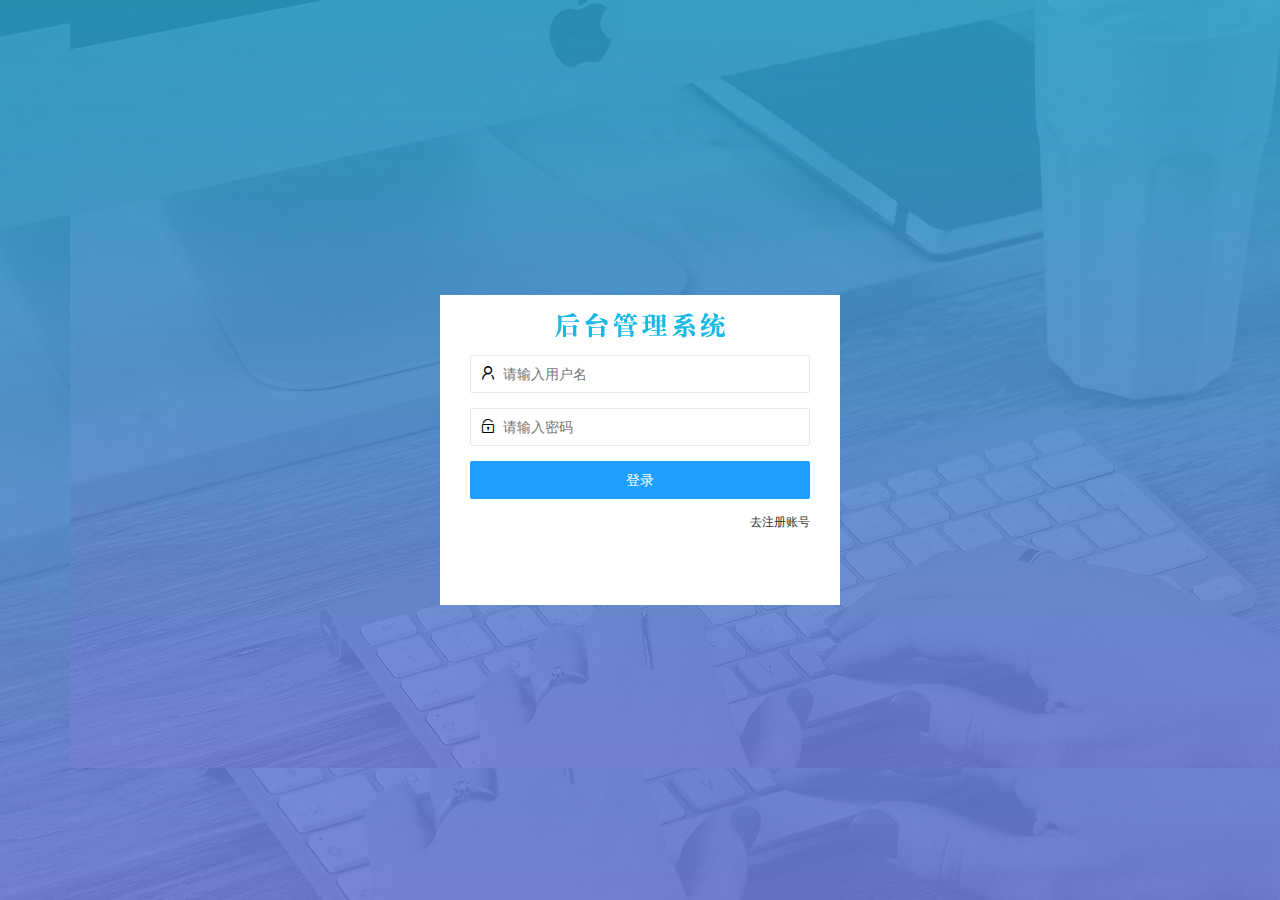
<file: login.html>
<!DOCTYPE html>
<html lang="en">
<head>
    <meta charset="UTF-8">
    <meta http-equiv="X-UA-Compatible" content="IE=edge">
    <meta name="viewport" content="width=device-width, initial-scale=1.0">
    <title>大事件项目/登录注册区域</title>
    <link rel="stylesheet" href="/assets/lib/layui/css/layui.css" />
    <link rel="stylesheet" href="/assets/css/login.css" />
</head>
<body>
    <!-- 头部区域 -->
    <div class="layui-main">
        <img src="/assets/images/login_bg.jpg" alt="">
    </div>
    <!-- 登录注册区域 -->
    <div class="loginAndRegBox">
        <div class="title-box"></div>
        <!-- 登录的div -->
        <div class="login-box">
            <!-- 登录的表单 -->
            <form class="layui-form" id="form_login">
                <!-- 用户名 -->
                <div class="layui-form-item">
                    <i class="layui-icon layui-icon-username"></i>
                    <input type="text" name="username" required  lay-verify="required" placeholder="请输入用户名" autocomplete="off" class="layui-input">
                </div>
                <!-- 密码 -->
                <div class="layui-form-item">
                    <i class="layui-icon layui-icon-password"></i>
                    <input type="password" name="password" required  lay-verify="required|pwd" placeholder="请输入密码" autocomplete="off" class="layui-input">
                </div>
                 <!-- 登录的按钮 -->
                 <div class="layui-form-item ">
                    <button class="layui-btn layui-btn-fluid layui-btn-normal" lay-submit>登录</button>
                </div>

                <div class="layui-form-item links">
                    <a href="javascript:;" id="link_reg">去注册账号</a> 
                </div>
            </form>
           
        </div>
         <!--注册的div--> 
         <div class="reg-box">
              <!-- 注册的表单 -->
              <form class="layui-form" id="form_reg">
                <!-- 用户名 -->
                <div class="layui-form-item">
                    <i class="layui-icon layui-icon-username"></i>
                    <input type="text" name="username" required  lay-verify="required" placeholder="请输入用户名" autocomplete="off" class="layui-input">
                </div>
                <!-- 密码 -->
                <div class="layui-form-item">
                    <i class="layui-icon layui-icon-password"></i>
                    <input type="password" name="password" required  lay-verify="required|pwd" placeholder="请输入密码" autocomplete="off" class="layui-input">
                </div>
                   <!-- 确认密码 -->
                   <div class="layui-form-item">
                    <i class="layui-icon layui-icon-password"></i>
                    <input type="password" name="repassword" required  lay-verify="required|pwd|repwd" placeholder="请再次确认密码" autocomplete="off" class="layui-input">
                </div>
                 <!-- 登录的按钮 -->
                 <div class="layui-form-item ">
                    <button class="layui-btn layui-btn-fluid layui-btn-normal" lay-submit>注册</button>
                </div>

                <div class="layui-form-item links">
                    <a href="javascript:;"" id="link_login">去登录</a>
                </div>
            </form>
           
           
         </div>
    </div>

    <!-- js -->
    <script src="/assets/lib/layui/layui.all.js"></script>
    <script src="/assets/lib/jquery.js"></script>
    <script src="/assets/js/baseAPI.js"></script>
    <script src="/assets/js/login.js"></script>
</body>
</html>
</file>
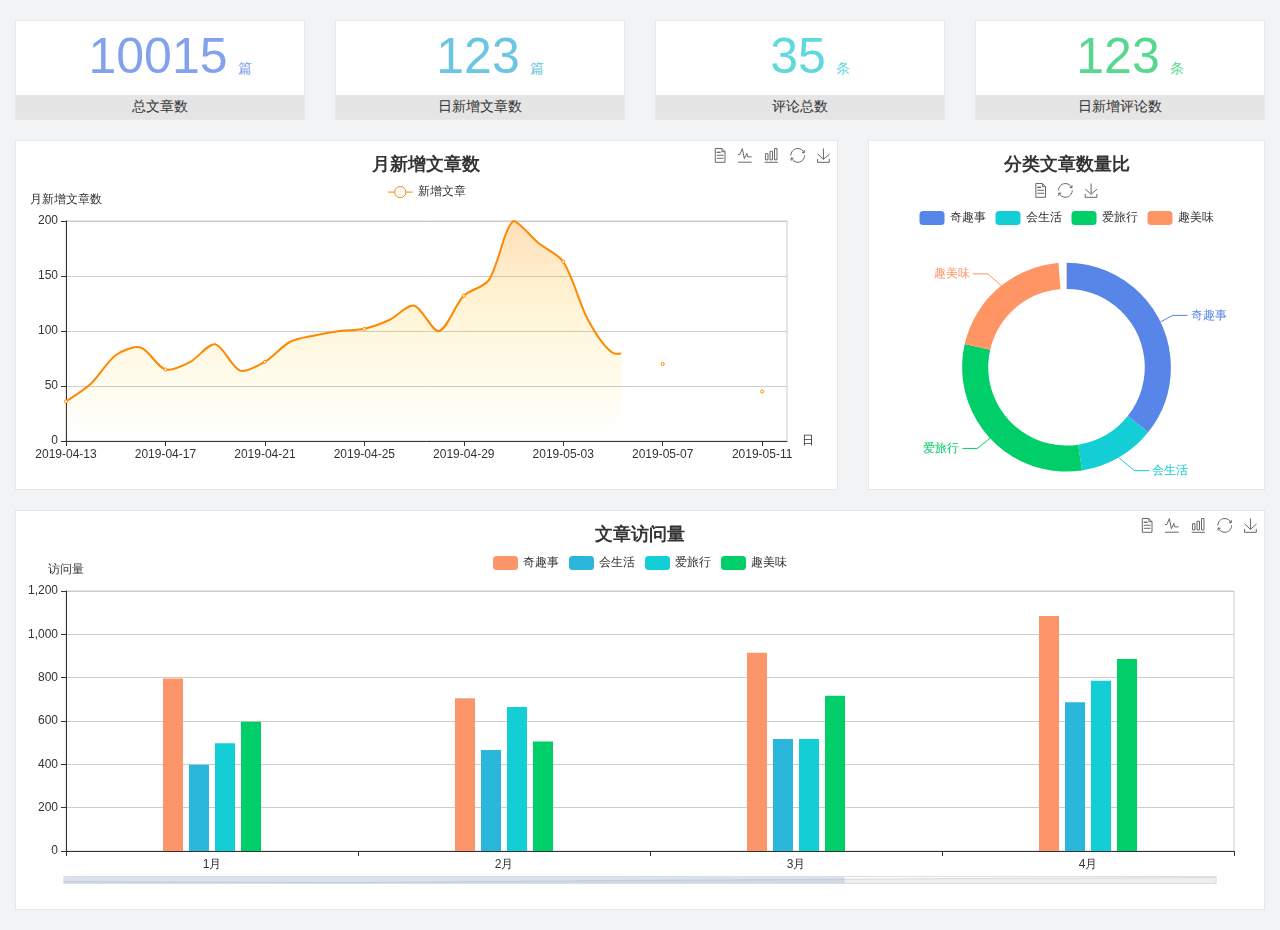
<file: home/dashboard.html>
<!DOCTYPE html>
<html lang="en">

<head>
  <meta charset="UTF-8">
  <meta name="viewport" content="width=device-width, initial-scale=1.0">
  <meta http-equiv="X-UA-Compatible" content="ie=edge">
  <title>图表统计</title>
  <link rel="stylesheet" href="../../assets/lib/bootstrap.css" />
  <link rel="stylesheet" href="../../assets/lib/main.css" />
  <script src="../../assets/lib/jquery.js"></script>
  <script type="text/javascript" src="../../assets/lib/echarts.min.js"></script>
</head>

<body>
  <div class="container-fluid">
    <div class="row spannel_list">
      <div class="col-sm-3 col-xs-6">
        <div class="spannel">
          <em>10015</em><span>篇</span>
          <b>总文章数</b>
        </div>
      </div>
      <div class="col-sm-3 col-xs-6">
        <div class="spannel scolor01">
          <em>123</em><span>篇</span>
          <b>日新增文章数</b>
        </div>
      </div>
      <div class="col-sm-3 col-xs-6">
        <div class="spannel scolor02">
          <em>35</em><span>条</span>
          <b>评论总数</b>
        </div>
      </div>
      <div class="col-sm-3 col-xs-6">
        <div class="spannel scolor03">
          <em>123</em><span>条</span>
          <b>日新增评论数</b>
        </div>
      </div>
    </div>
  </div>

  <div class="container-fluid">
    <div class="row curve-pie">
      <div class="col-lg-8 col-md-8">
        <div class="gragh_pannel" id="curve_show"></div>
      </div>
      <div class="col-lg-4 col-md-4">
        <div class="gragh_pannel" id="pie_show"></div>
      </div>
    </div>
  </div>

  <div class="container-fluid">
    <div class="column_pannel" id="column_show"></div>
  </div>

  <script>
    var oChart = echarts.init(document.getElementById('curve_show'));
    var aList_all = [
      { 'count': 36, 'date': '2019-04-13' },
      { 'count': 52, 'date': '2019-04-14' },
      { 'count': 78, 'date': '2019-04-15' },
      { 'count': 85, 'date': '2019-04-16' },
      { 'count': 65, 'date': '2019-04-17' },
      { 'count': 72, 'date': '2019-04-18' },
      { 'count': 88, 'date': '2019-04-19' },
      { 'count': 64, 'date': '2019-04-20' },
      { 'count': 72, 'date': '2019-04-21' },
      { 'count': 90, 'date': '2019-04-22' },
      { 'count': 96, 'date': '2019-04-23' },
      { 'count': 100, 'date': '2019-04-24' },
      { 'count': 102, 'date': '2019-04-25' },
      { 'count': 110, 'date': '2019-04-26' },
      { 'count': 123, 'date': '2019-04-27' },
      { 'count': 100, 'date': '2019-04-28' },
      { 'count': 132, 'date': '2019-04-29' },
      { 'count': 146, 'date': '2019-04-30' },
      { 'count': 200, 'date': '2019-05-01' },
      { 'count': 180, 'date': '2019-05-02' },
      { 'count': 163, 'date': '2019-05-03' },
      { 'count': 110, 'date': '2019-05-04' },
      { 'count': 80, 'date': '2019-05-05' },
      { 'count': 82, 'date': '2019-05-06' },
      { 'count': 70, 'date': '2019-05-07' },
      { 'count': 65, 'date': '2019-05-08' },
      { 'count': 54, 'date': '2019-05-09' },
      { 'count': 40, 'date': '2019-05-10' },
      { 'count': 45, 'date': '2019-05-11' },
      { 'count': 38, 'date': '2019-05-12' },
    ];

    let aCount = [];
    let aDate = [];

    for (var i = 0; i < aList_all.length; i++) {
      aCount.push(aList_all[i].count);
      aDate.push(aList_all[i].date);
    }

    var chartopt = {
      title: {
        text: '月新增文章数',
        left: 'center',
        top: '10'
      },
      tooltip: {
        trigger: 'axis'
      },
      legend: {
        data: ['新增文章'],
        top: '40'
      },
      toolbox: {
        show: true,
        feature: {
          mark: { show: true },
          dataView: { show: true, readOnly: false },
          magicType: { show: true, type: ['line', 'bar'] },
          restore: { show: true },
          saveAsImage: { show: true }
        }
      },
      calculable: true,
      xAxis: [
        {
          name: '日',
          type: 'category',
          boundaryGap: false,
          data: aDate
        }
      ],
      yAxis: [
        {
          name: '月新增文章数',
          type: 'value'
        }
      ],
      series: [
        {
          name: '新增文章',
          type: 'line',
          smooth: true,
          itemStyle: { normal: { areaStyle: { type: 'default' }, color: '#f80' }, lineStyle: { color: '#f80' } },
          data: aCount
        }],
      areaStyle: {
        normal: {
          color: new echarts.graphic.LinearGradient(0, 0, 0, 1, [{
            offset: 0,
            color: 'rgba(255,136,0,0.39)'
          }, {
            offset: .34,
            color: 'rgba(255,180,0,0.25)'
          }, {
            offset: 1,
            color: 'rgba(255,222,0,0.00)'
          }])

        }
      },
      grid: {
        show: true,
        x: 50,
        x2: 50,
        y: 80,
        height: 220
      }
    };

    oChart.setOption(chartopt);


    var oPie = echarts.init(document.getElementById('pie_show'));
    var oPieopt =
    {
      title: {
        top: 10,
        text: '分类文章数量比',
        x: 'center'
      },
      tooltip: {
        trigger: 'item',
        formatter: "{a} <br/>{b} : {c} ({d}%)"
      },
      color: ['#5885e8', '#13cfd5', '#00ce68', '#ff9565'],
      legend: {
        x: 'center',
        top: 65,
        data: ['奇趣事', '会生活', '爱旅行', '趣美味']
      },
      toolbox: {
        show: true,
        x: 'center',
        top: 35,
        feature: {
          mark: { show: true },
          dataView: { show: true, readOnly: false },
          magicType: {
            show: true,
            type: ['pie', 'funnel'],
            option: {
              funnel: {
                x: '25%',
                width: '50%',
                funnelAlign: 'left',
                max: 1548
              }
            }
          },
          restore: { show: true },
          saveAsImage: { show: true }
        }
      },
      calculable: true,
      series: [
        {
          name: '访问来源',
          type: 'pie',
          radius: ['45%', '60%'],
          center: ['50%', '65%'],
          data: [
            { value: 300, name: '奇趣事' },
            { value: 100, name: '会生活' },
            { value: 260, name: '爱旅行' },
            { value: 180, name: '趣美味' }
          ]
        }
      ]
    };
    oPie.setOption(oPieopt);



    var oColumn = this.echarts.init(document.getElementById('column_show'));
    var oColumnopt =
    {
      title: {
        text: '文章访问量',
        left: 'center',
        top: '10'
      },
      tooltip: {
        trigger: 'axis'
      },
      legend: {
        data: ['奇趣事', '会生活', '爱旅行', '趣美味'],
        top: '40'
      },
      toolbox: {
        show: true,
        feature: {
          mark: { show: true },
          dataView: { show: true, readOnly: false },
          magicType: { show: true, type: ['line', 'bar'] },
          restore: { show: true },
          saveAsImage: { show: true }
        }
      },
      calculable: true,
      xAxis: [
        {
          type: 'category',
          data: ['1月', '2月', '3月', '4月', '5月']
        }
      ],
      yAxis: [
        {
          name: '访问量',
          type: 'value'
        }
      ],
      series: [
        {
          name: '奇趣事',
          type: 'bar',
          barWidth: 20,
          itemStyle: {
            normal: { areaStyle: { type: 'default' }, color: '#fd956a' }
          },
          data: [800, 708, 920, 1090, 1200]
        },
        {
          name: '会生活',
          type: 'bar',
          barWidth: 20,
          itemStyle: {
            normal: { areaStyle: { type: 'default' }, color: '#2bb6db' }
          },
          data: [400, 468, 520, 690, 800]
        },
        {
          name: '爱旅行',
          type: 'bar',
          barWidth: 20,
          itemStyle: {
            normal: { areaStyle: { type: 'default' }, color: '#13cfd5' }
          },
          data: [500, 668, 520, 790, 900]
        },
        {
          name: '趣美味',
          type: 'bar',
          barWidth: 20,
          itemStyle: {
            normal: { areaStyle: { type: 'default' }, color: '#00ce68' }
          },
          data: [600, 508, 720, 890, 1000]
        }
      ],
      grid: {
        show: true,
        x: 50,
        x2: 30,
        y: 80,
        height: 260
      },
      dataZoom: [//给x轴设置滚动条
        {
          start: 0,//默认为0
          end: 100 - 1000 / 31,//默认为100
          type: 'slider',
          show: true,
          xAxisIndex: [0],
          handleSize: 0,//滑动条的 左右2个滑动条的大小
          height: 8,//组件高度
          left: 45, //左边的距离
          right: 50,//右边的距离
          bottom: 26,//右边的距离
          handleColor: '#ddd',//h滑动图标的颜色
          handleStyle: {
            borderColor: "#cacaca",
            borderWidth: "1",
            shadowBlur: 2,
            background: "#ddd",
            shadowColor: "#ddd",
          }
        }]
    };
    oColumn.setOption(oColumnopt);
  </script>
</body>

</html>
</file>
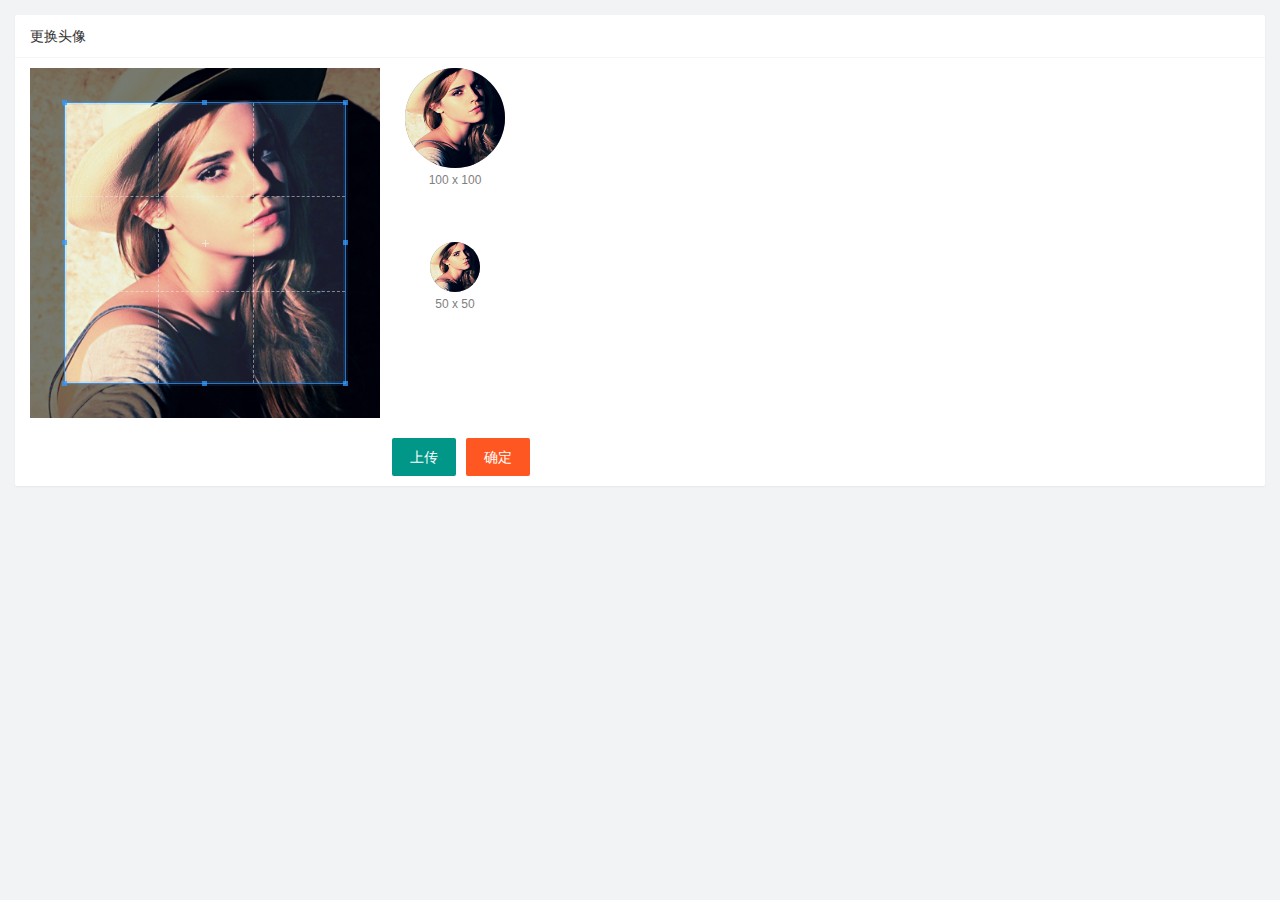
<file: user/user_avatar.html>
<!DOCTYPE html>
<html lang="en">
<head>
    <meta charset="UTF-8">
    <meta http-equiv="X-UA-Compatible" content="IE=edge">
    <meta name="viewport" content="width=device-width, initial-scale=1.0">
    <title>更换头像</title>
    <link rel="stylesheet" href="/assets/lib/layui/css/layui.css">
    <link rel="stylesheet" href="/assets/lib/cropper/cropper.css" />
    <link rel="stylesheet" href="/assets/css/user/user_avatar.css">
</head>
<body>
    <!-- 卡片区域 -->
    <div class="layui-card">
        <div class="layui-card-header">更换头像</div>
        <div class="layui-card-body">
          <!-- 第一行的图片裁剪和预览区域 -->
     <div class="row1">
        <!-- 图片裁剪区域 -->
        <div class="cropper-box">
          <!-- 这个 img 标签很重要，将来会把它初始化为裁剪区域 -->
          <img id="image" src="/assets/images/sample.jpg" />
        </div>
        <!-- 图片的预览区域 -->
        <div class="preview-box">
          <div>
            <!-- 宽高为 100px 的预览区域 -->
            <div class="img-preview w100"></div>
            <p class="size">100 x 100</p>
          </div>
          <div>
            <!-- 宽高为 50px 的预览区域 -->
            <div class="img-preview w50"></div>
            <p class="size">50 x 50</p>
          </div>
        </div>
      </div>
    
      <!-- 第二行的按钮区域 -->
      <div class="row2">
        <!-- 通过 accept 属性 可以指定用户选择什么类型的文件 -->
        <input type="file" class="file" accept="image/png, image/jpeg" />
        <button type="button" class="layui-btn" id="butChooseImage">上传</button>
        <button type="button" class="layui-btn layui-btn-danger" id="btnUpload">确定</button>
      </div>
        </div>
      </div>
      <script src="/assets/lib/layui/layui.all.js"></script>
      <script src="/assets/lib/jquery.js"></script>
      <script src="/assets/lib/cropper/Cropper.js"></script>
      <script src="/assets/lib/cropper/jquery-cropper.js"></script>
      <script src="/assets/js/baseAPI.js"></script>
      <script src="/assets/js/user/user_avatar.js"></script>
</body>
</html>
</file>
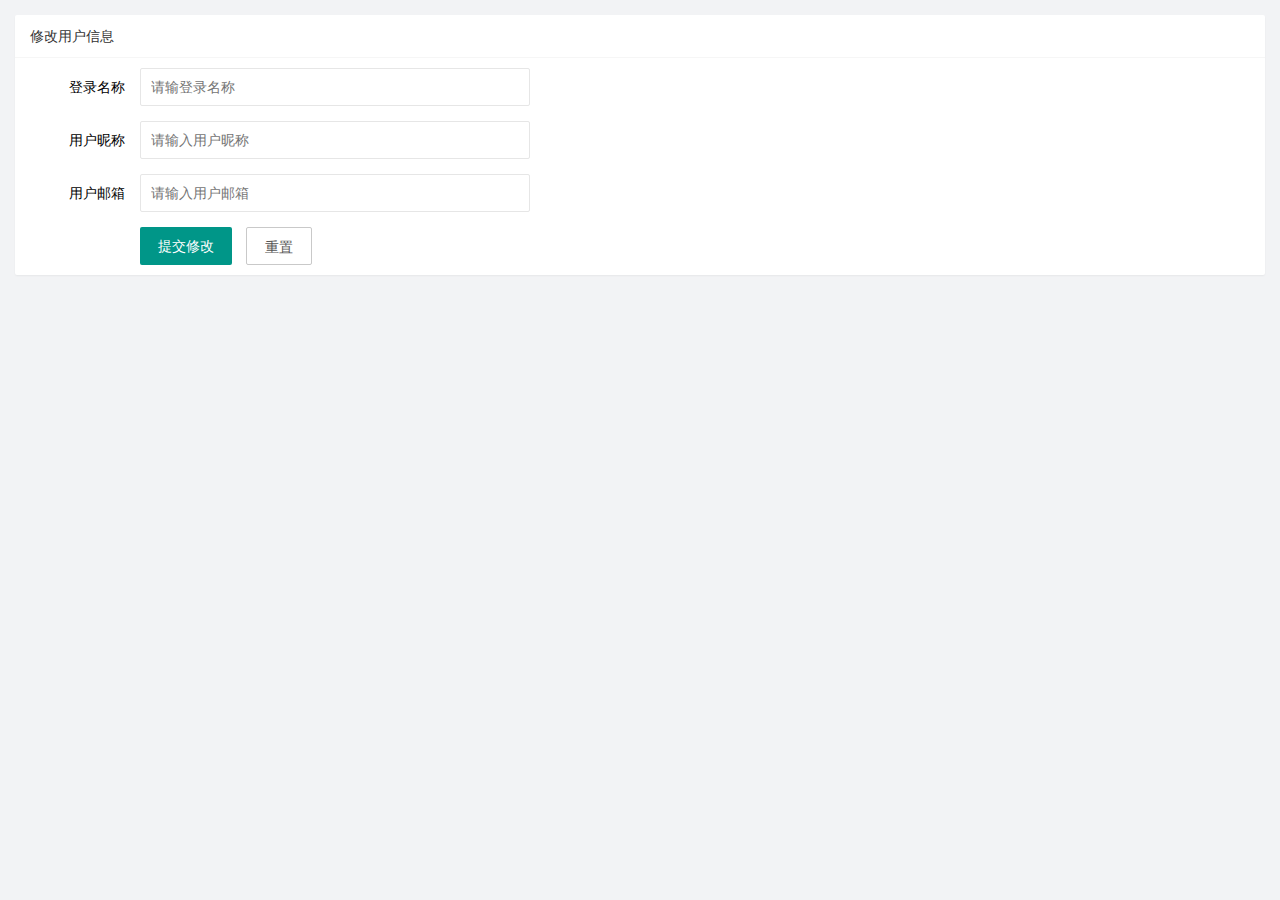
<file: user/user_info.html>
<!DOCTYPE html>
<html lang="en">
<head>
    <meta charset="UTF-8">
    <meta http-equiv="X-UA-Compatible" content="IE=edge">
    <meta name="viewport" content="width=device-width, initial-scale=1.0">
    <title>基本资料</title>
    <link rel="stylesheet" href="/assets/lib/layui/css/layui.css">
    <link rel="stylesheet" href="/assets/css/user/user_info.css">

</head>
<body>
    <!-- 卡片区域 -->
    <div class="layui-card">
        <div class="layui-card-header">修改用户信息</div>
        <div class="layui-card-body">
            <!-- 表格区域 -->
            <form class="layui-form" lay-filter="formUserInfo">
                <!-- 隐藏区 -->
                <input type="hidden" name="id" value="" />
                <div class="layui-form-item">
                  <label class="layui-form-label">登录名称</label>
                  <div class="layui-input-block">
                    <input type="text" name="username" required  lay-verify="required" placeholder="请输登录名称" autocomplete="off" class="layui-input" readOnly />
                  </div>
                </div>
                <div class="layui-form-item">
                    <label class="layui-form-label">用户昵称</label>
                    <div class="layui-input-block">
                      <input type="text" name="nickname" required  lay-verify="required|nickname" placeholder="请输入用户昵称" autocomplete="off" class="layui-input">
                    </div>
                  </div>
                  <div class="layui-form-item">
                    <label class="layui-form-label">用户邮箱</label>
                    <div class="layui-input-block">
                      <input type="text" name="email" required  lay-verify="required|email" placeholder="请输入用户邮箱" autocomplete="off" class="layui-input">
                    </div>
                  </div>
                  <div class="layui-input-block">
                    <button class="layui-btn" lay-submit lay-filter="formDemo">提交修改</button>
                    <button type="reset" class="layui-btn layui-btn-primary" id="btnReset">重置</button>
                  </div>
            </form>
        </div>
      </div>
      <script src="/assets/lib/layui/layui.all.js"></script>
      <script src="/assets/lib/jquery.js"></script>
      <script src="/assets/js/baseAPI.js"></script>
      <script src="/assets/js/user/user_info.js"></script>
</body>
</html>
</file>
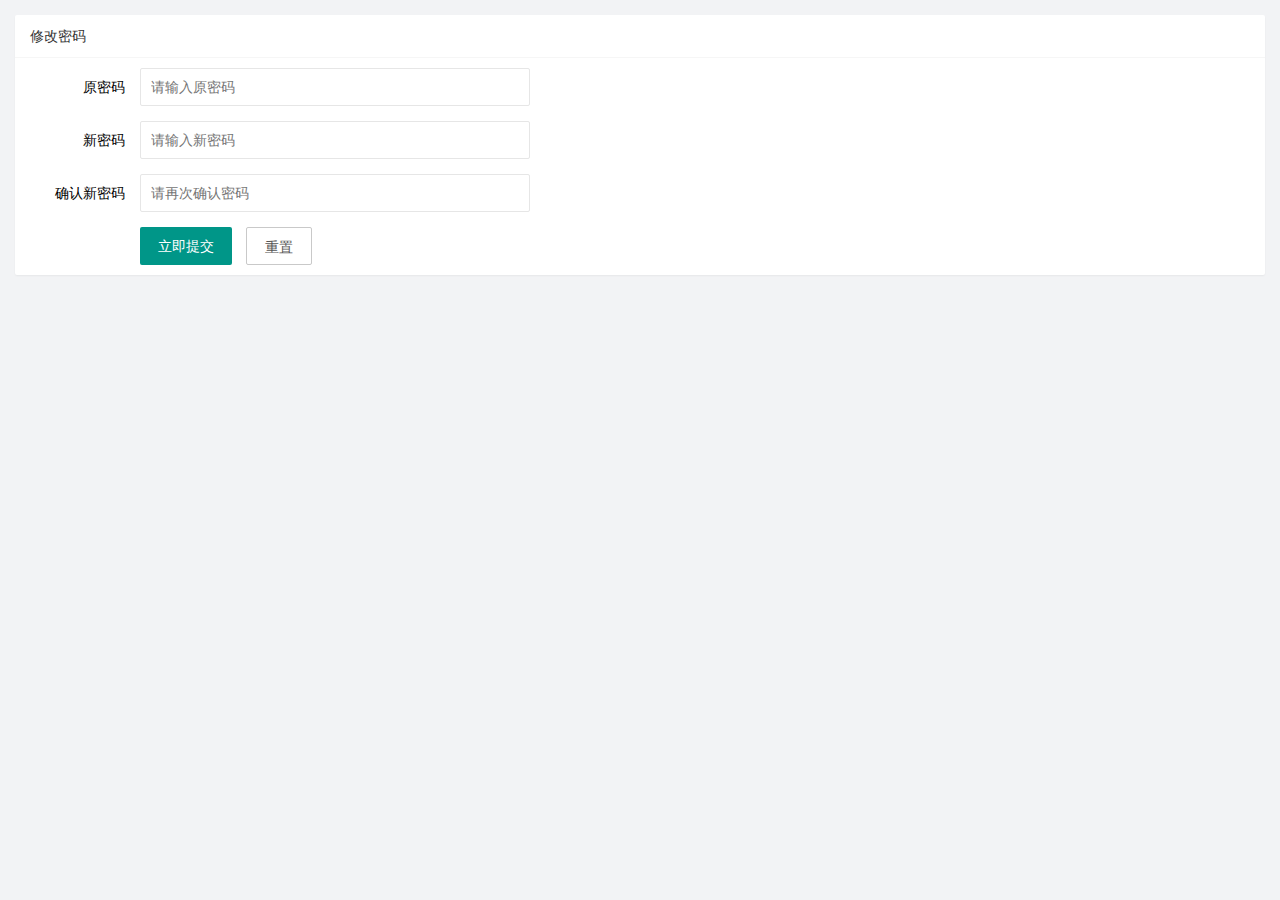
<file: user/user_pwd.html>
<!DOCTYPE html>
<html lang="en">
<head>
    <meta charset="UTF-8">
    <meta http-equiv="X-UA-Compatible" content="IE=edge">
    <meta name="viewport" content="width=device-width, initial-scale=1.0">
    <title>Document</title>
    <link rel="stylesheet" href="/assets/lib/layui/css/layui.css">
    <link rel="stylesheet" href="/assets/css/user/user_pwd.css">
</head>
<body>
    <div class="layui-card">
        <div class="layui-card-header">修改密码</div>
        <div class="layui-card-body">
            <form class="layui-form">
                <div class="layui-form-item">
                  <label class="layui-form-label">原密码</label>
                  <div class="layui-input-block">
                    <input type="password" name="oldPwd" required  lay-verify="required|pwd" placeholder="请输入原密码" autocomplete="off" class="layui-input">
                  </div>
                </div>
                <div class="layui-form-item">
                    <label class="layui-form-label">新密码</label>
                    <div class="layui-input-block">
                      <input type="password" name="newPwd" required  lay-verify="required|pwd|samePwd" placeholder="请输入新密码" autocomplete="off" class="layui-input">
                    </div>
                  </div>
                  <div class="layui-form-item">
                    <label class="layui-form-label">确认新密码</label>
                    <div class="layui-input-block">
                      <input type="password" name="rePwd" required  lay-verify="required|pwd|rePwd" placeholder="请再次确认密码" autocomplete="off" class="layui-input">
                    </div>
                  </div>
                  <div class="layui-input-block">
                    <button class="layui-btn" lay-submit lay-filter="formDemo">立即提交</button>
                    <button type="reset" class="layui-btn layui-btn-primary">重置</button>
                  </div>
            </form>
        </div>
      </div>
      <script src="/assets/lib/layui/layui.all.js"></script>
      <script src="/assets/lib/jquery.js"></script>
      <script src="/assets/js/baseAPI.js"></script>
      <script src="/assets/js/user/user_pwd.js"></script>
</body>
</html>
</file>
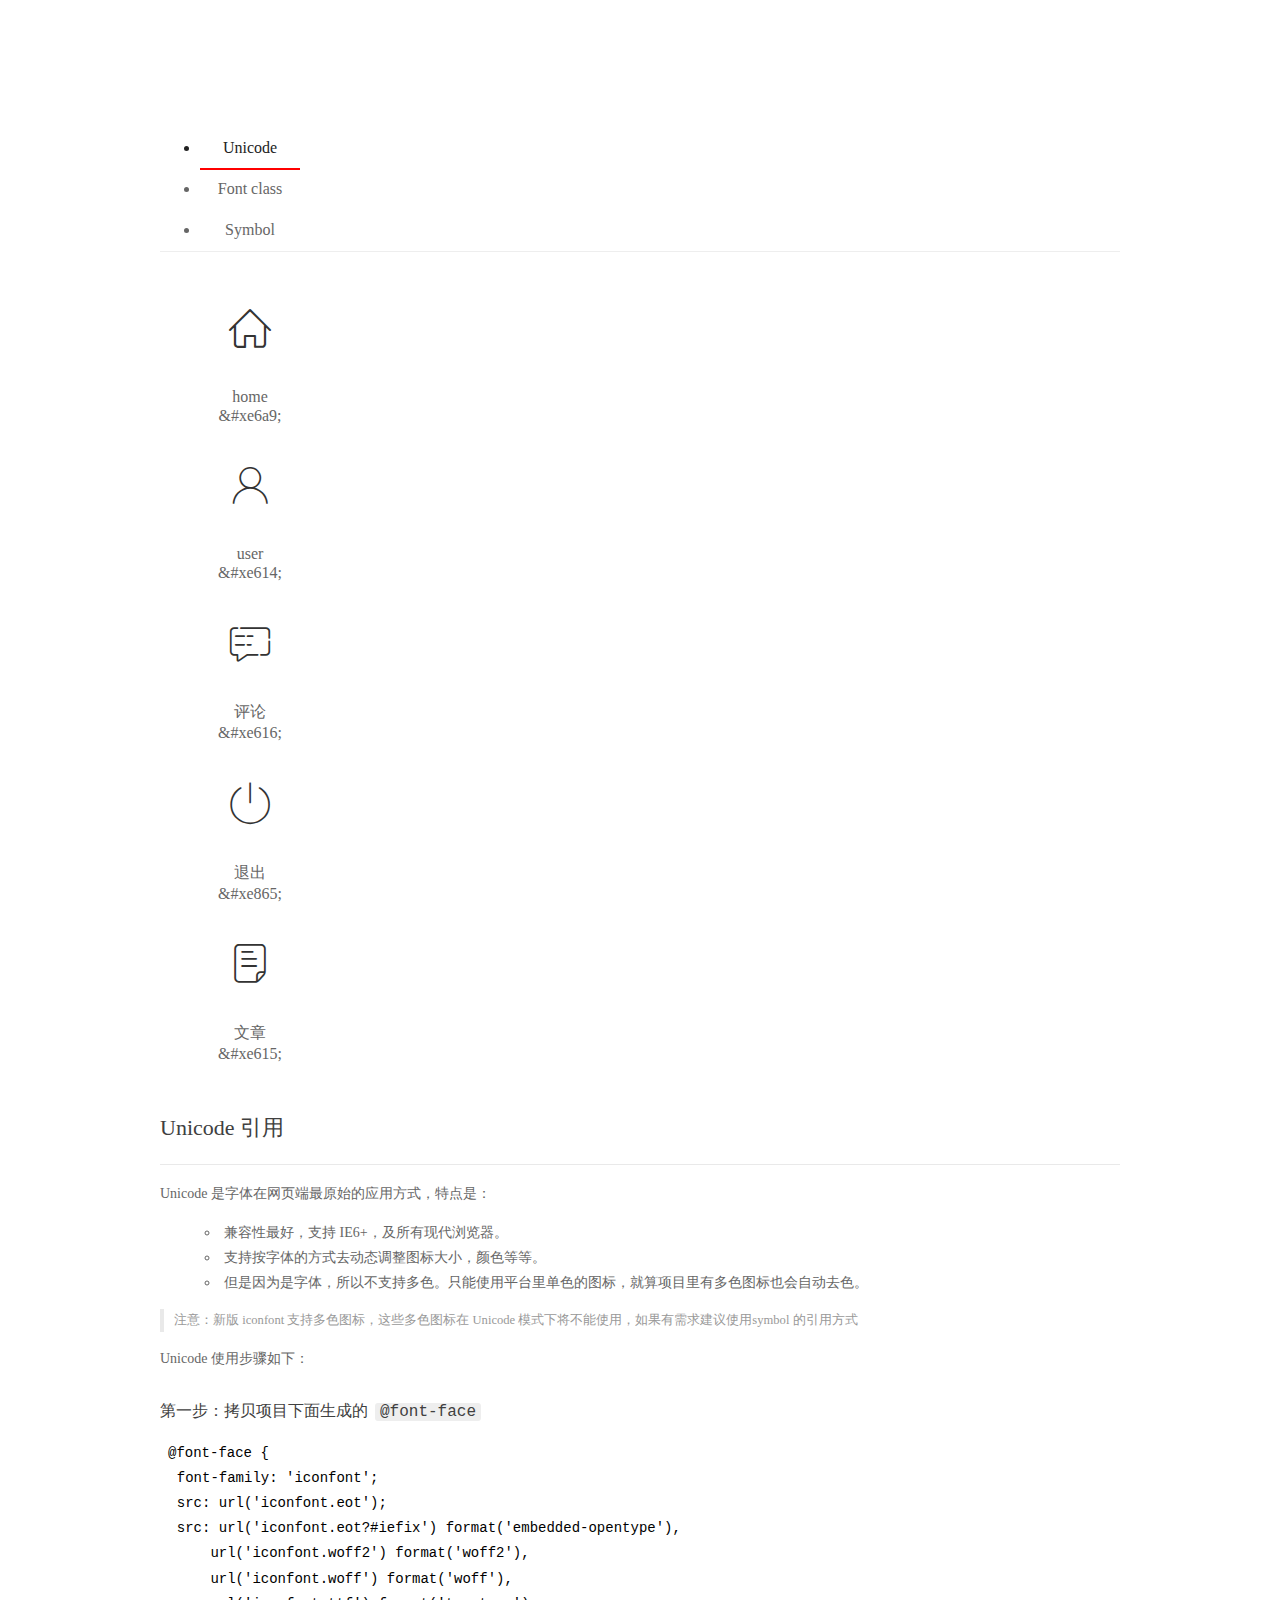
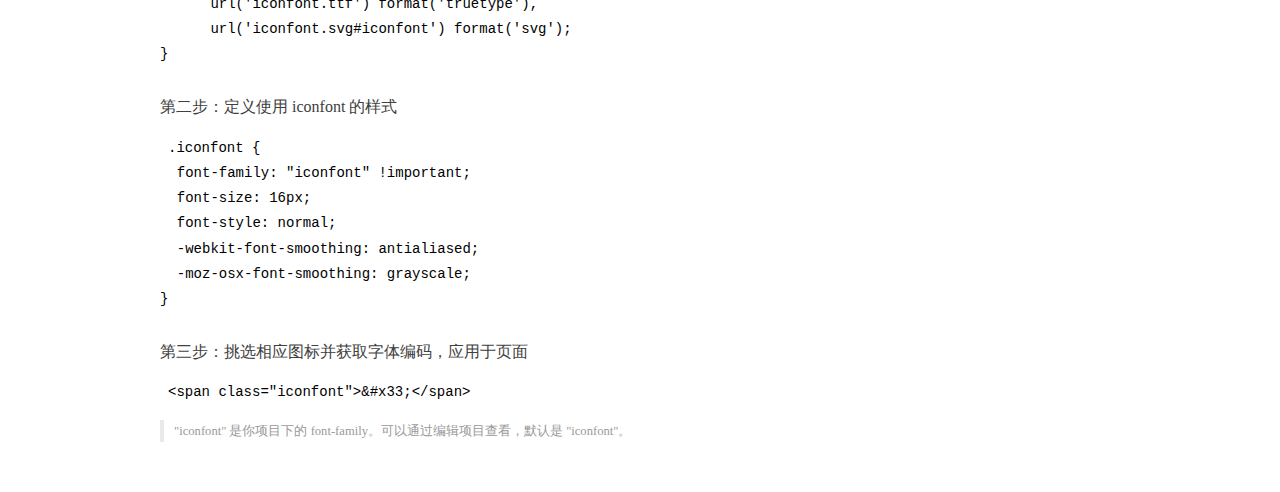
<file: assets/fonts/demo_index.html>
<!DOCTYPE html>
<html>
<head>
  <meta charset="utf-8"/>
  <title>IconFont Demo</title>
  <link rel="shortcut icon" href="https://gtms04.alicdn.com/tps/i4/TB1_oz6GVXXXXaFXpXXJDFnIXXX-64-64.ico" type="image/x-icon"/>
  <link rel="stylesheet" href="https://g.alicdn.com/thx/cube/1.3.2/cube.min.css">
  <link rel="stylesheet" href="demo.css">
  <link rel="stylesheet" href="iconfont.css">
  <script src="iconfont.js"></script>
  <!-- jQuery -->
  <script src="https://a1.alicdn.com/oss/uploads/2018/12/26/7bfddb60-08e8-11e9-9b04-53e73bb6408b.js"></script>
  <!-- 代码高亮 -->
  <script src="https://a1.alicdn.com/oss/uploads/2018/12/26/a3f714d0-08e6-11e9-8a15-ebf944d7534c.js"></script>
</head>
<body>
  <div class="main">
    <h1 class="logo"><a href="https://www.iconfont.cn/" title="iconfont 首页" target="_blank">&#xe86b;</a></h1>
    <div class="nav-tabs">
      <ul id="tabs" class="dib-box">
        <li class="dib active"><span>Unicode</span></li>
        <li class="dib"><span>Font class</span></li>
        <li class="dib"><span>Symbol</span></li>
      </ul>
      
    </div>
    <div class="tab-container">
      <div class="content unicode" style="display: block;">
          <ul class="icon_lists dib-box">
          
            <li class="dib">
              <span class="icon iconfont">&#xe6a9;</span>
                <div class="name">home</div>
                <div class="code-name">&amp;#xe6a9;</div>
              </li>
          
            <li class="dib">
              <span class="icon iconfont">&#xe614;</span>
                <div class="name">user</div>
                <div class="code-name">&amp;#xe614;</div>
              </li>
          
            <li class="dib">
              <span class="icon iconfont">&#xe616;</span>
                <div class="name">评论</div>
                <div class="code-name">&amp;#xe616;</div>
              </li>
          
            <li class="dib">
              <span class="icon iconfont">&#xe865;</span>
                <div class="name">退出</div>
                <div class="code-name">&amp;#xe865;</div>
              </li>
          
            <li class="dib">
              <span class="icon iconfont">&#xe615;</span>
                <div class="name">文章</div>
                <div class="code-name">&amp;#xe615;</div>
              </li>
          
          </ul>
          <div class="article markdown">
          <h2 id="unicode-">Unicode 引用</h2>
          <hr>

          <p>Unicode 是字体在网页端最原始的应用方式，特点是：</p>
          <ul>
            <li>兼容性最好，支持 IE6+，及所有现代浏览器。</li>
            <li>支持按字体的方式去动态调整图标大小，颜色等等。</li>
            <li>但是因为是字体，所以不支持多色。只能使用平台里单色的图标，就算项目里有多色图标也会自动去色。</li>
          </ul>
          <blockquote>
            <p>注意：新版 iconfont 支持多色图标，这些多色图标在 Unicode 模式下将不能使用，如果有需求建议使用symbol 的引用方式</p>
          </blockquote>
          <p>Unicode 使用步骤如下：</p>
          <h3 id="-font-face">第一步：拷贝项目下面生成的 <code>@font-face</code></h3>
<pre><code class="language-css"
>@font-face {
  font-family: 'iconfont';
  src: url('iconfont.eot');
  src: url('iconfont.eot?#iefix') format('embedded-opentype'),
      url('iconfont.woff2') format('woff2'),
      url('iconfont.woff') format('woff'),
      url('iconfont.ttf') format('truetype'),
      url('iconfont.svg#iconfont') format('svg');
}
</code></pre>
          <h3 id="-iconfont-">第二步：定义使用 iconfont 的样式</h3>
<pre><code class="language-css"
>.iconfont {
  font-family: "iconfont" !important;
  font-size: 16px;
  font-style: normal;
  -webkit-font-smoothing: antialiased;
  -moz-osx-font-smoothing: grayscale;
}
</code></pre>
          <h3 id="-">第三步：挑选相应图标并获取字体编码，应用于页面</h3>
<pre>
<code class="language-html"
>&lt;span class="iconfont"&gt;&amp;#x33;&lt;/span&gt;
</code></pre>
          <blockquote>
            <p>"iconfont" 是你项目下的 font-family。可以通过编辑项目查看，默认是 "iconfont"。</p>
          </blockquote>
          </div>
      </div>
      <div class="content font-class">
        <ul class="icon_lists dib-box">
          
          <li class="dib">
            <span class="icon iconfont icon-home"></span>
            <div class="name">
              home
            </div>
            <div class="code-name">.icon-home
            </div>
          </li>
          
          <li class="dib">
            <span class="icon iconfont icon-user"></span>
            <div class="name">
              user
            </div>
            <div class="code-name">.icon-user
            </div>
          </li>
          
          <li class="dib">
            <span class="icon iconfont icon-pinglun"></span>
            <div class="name">
              评论
            </div>
            <div class="code-name">.icon-pinglun
            </div>
          </li>
          
          <li class="dib">
            <span class="icon iconfont icon-tuichu"></span>
            <div class="name">
              退出
            </div>
            <div class="code-name">.icon-tuichu
            </div>
          </li>
          
          <li class="dib">
            <span class="icon iconfont icon-16"></span>
            <div class="name">
              文章
            </div>
            <div class="code-name">.icon-16
            </div>
          </li>
          
        </ul>
        <div class="article markdown">
        <h2 id="font-class-">font-class 引用</h2>
        <hr>

        <p>font-class 是 Unicode 使用方式的一种变种，主要是解决 Unicode 书写不直观，语意不明确的问题。</p>
        <p>与 Unicode 使用方式相比，具有如下特点：</p>
        <ul>
          <li>兼容性良好，支持 IE8+，及所有现代浏览器。</li>
          <li>相比于 Unicode 语意明确，书写更直观。可以很容易分辨这个 icon 是什么。</li>
          <li>因为使用 class 来定义图标，所以当要替换图标时，只需要修改 class 里面的 Unicode 引用。</li>
          <li>不过因为本质上还是使用的字体，所以多色图标还是不支持的。</li>
        </ul>
        <p>使用步骤如下：</p>
        <h3 id="-fontclass-">第一步：引入项目下面生成的 fontclass 代码：</h3>
<pre><code class="language-html">&lt;link rel="stylesheet" href="./iconfont.css"&gt;
</code></pre>
        <h3 id="-">第二步：挑选相应图标并获取类名，应用于页面：</h3>
<pre><code class="language-html">&lt;span class="iconfont icon-xxx"&gt;&lt;/span&gt;
</code></pre>
        <blockquote>
          <p>"
            iconfont" 是你项目下的 font-family。可以通过编辑项目查看，默认是 "iconfont"。</p>
        </blockquote>
      </div>
      </div>
      <div class="content symbol">
          <ul class="icon_lists dib-box">
          
            <li class="dib">
                <svg class="icon svg-icon" aria-hidden="true">
                  <use xlink:href="#icon-home"></use>
                </svg>
                <div class="name">home</div>
                <div class="code-name">#icon-home</div>
            </li>
          
            <li class="dib">
                <svg class="icon svg-icon" aria-hidden="true">
                  <use xlink:href="#icon-user"></use>
                </svg>
                <div class="name">user</div>
                <div class="code-name">#icon-user</div>
            </li>
          
            <li class="dib">
                <svg class="icon svg-icon" aria-hidden="true">
                  <use xlink:href="#icon-pinglun"></use>
                </svg>
                <div class="name">评论</div>
                <div class="code-name">#icon-pinglun</div>
            </li>
          
            <li class="dib">
                <svg class="icon svg-icon" aria-hidden="true">
                  <use xlink:href="#icon-tuichu"></use>
                </svg>
                <div class="name">退出</div>
                <div class="code-name">#icon-tuichu</div>
            </li>
          
            <li class="dib">
                <svg class="icon svg-icon" aria-hidden="true">
                  <use xlink:href="#icon-16"></use>
                </svg>
                <div class="name">文章</div>
                <div class="code-name">#icon-16</div>
            </li>
          
          </ul>
          <div class="article markdown">
          <h2 id="symbol-">Symbol 引用</h2>
          <hr>

          <p>这是一种全新的使用方式，应该说这才是未来的主流，也是平台目前推荐的用法。相关介绍可以参考这篇<a href="">文章</a>
            这种用法其实是做了一个 SVG 的集合，与另外两种相比具有如下特点：</p>
          <ul>
            <li>支持多色图标了，不再受单色限制。</li>
            <li>通过一些技巧，支持像字体那样，通过 <code>font-size</code>, <code>color</code> 来调整样式。</li>
            <li>兼容性较差，支持 IE9+，及现代浏览器。</li>
            <li>浏览器渲染 SVG 的性能一般，还不如 png。</li>
          </ul>
          <p>使用步骤如下：</p>
          <h3 id="-symbol-">第一步：引入项目下面生成的 symbol 代码：</h3>
<pre><code class="language-html">&lt;script src="./iconfont.js"&gt;&lt;/script&gt;
</code></pre>
          <h3 id="-css-">第二步：加入通用 CSS 代码（引入一次就行）：</h3>
<pre><code class="language-html">&lt;style&gt;
.icon {
  width: 1em;
  height: 1em;
  vertical-align: -0.15em;
  fill: currentColor;
  overflow: hidden;
}
&lt;/style&gt;
</code></pre>
          <h3 id="-">第三步：挑选相应图标并获取类名，应用于页面：</h3>
<pre><code class="language-html">&lt;svg class="icon" aria-hidden="true"&gt;
  &lt;use xlink:href="#icon-xxx"&gt;&lt;/use&gt;
&lt;/svg&gt;
</code></pre>
          </div>
      </div>

    </div>
  </div>
  <script>
  $(document).ready(function () {
      $('.tab-container .content:first').show()

      $('#tabs li').click(function (e) {
        var tabContent = $('.tab-container .content')
        var index = $(this).index()

        if ($(this).hasClass('active')) {
          return
        } else {
          $('#tabs li').removeClass('active')
          $(this).addClass('active')

          tabContent.hide().eq(index).fadeIn()
        }
      })
    })
  </script>
</body>
</html>
</file>
<file: assets/lib/layui/css/layui.css>
/** layui-v2.5.5 MIT License By https://www.layui.com */
 .layui-inline,img{display:inline-block;vertical-align:middle}h1,h2,h3,h4,h5,h6{font-weight:400}.layui-edge,.layui-header,.layui-inline,.layui-main{position:relative}.layui-body,.layui-edge,.layui-elip{overflow:hidden}.layui-btn,.layui-edge,.layui-inline,img{vertical-align:middle}.layui-btn,.layui-disabled,.layui-icon,.layui-unselect{-moz-user-select:none;-webkit-user-select:none;-ms-user-select:none}.layui-elip,.layui-form-checkbox span,.layui-form-pane .layui-form-label{text-overflow:ellipsis;white-space:nowrap}.layui-breadcrumb,.layui-tree-btnGroup{visibility:hidden}blockquote,body,button,dd,div,dl,dt,form,h1,h2,h3,h4,h5,h6,input,li,ol,p,pre,td,textarea,th,ul{margin:0;padding:0;-webkit-tap-highlight-color:rgba(0,0,0,0)}a:active,a:hover{outline:0}img{border:none}li{list-style:none}table{border-collapse:collapse;border-spacing:0}h4,h5,h6{font-size:100%}button,input,optgroup,option,select,textarea{font-family:inherit;font-size:inherit;font-style:inherit;font-weight:inherit;outline:0}pre{white-space:pre-wrap;white-space:-moz-pre-wrap;white-space:-pre-wrap;white-space:-o-pre-wrap;word-wrap:break-word}body{line-height:24px;font:14px Helvetica Neue,Helvetica,PingFang SC,Tahoma,Arial,sans-serif}hr{height:1px;margin:10px 0;border:0;clear:both}a{color:#333;text-decoration:none}a:hover{color:#777}a cite{font-style:normal;*cursor:pointer}.layui-border-box,.layui-border-box *{box-sizing:border-box}.layui-box,.layui-box *{box-sizing:content-box}.layui-clear{clear:both;*zoom:1}.layui-clear:after{content:'\20';clear:both;*zoom:1;display:block;height:0}.layui-inline{*display:inline;*zoom:1}.layui-edge{display:inline-block;width:0;height:0;border-width:6px;border-style:dashed;border-color:transparent}.layui-edge-top{top:-4px;border-bottom-color:#999;border-bottom-style:solid}.layui-edge-right{border-left-color:#999;border-left-style:solid}.layui-edge-bottom{top:2px;border-top-color:#999;border-top-style:solid}.layui-edge-left{border-right-color:#999;border-right-style:solid}.layui-disabled,.layui-disabled:hover{color:#d2d2d2!important;cursor:not-allowed!important}.layui-circle{border-radius:100%}.layui-show{display:block!important}.layui-hide{display:none!important}@font-face{font-family:layui-icon;src:url(../font/iconfont.eot?v=250);src:url(../font/iconfont.eot?v=250#iefix) format('embedded-opentype'),url(../font/iconfont.woff2?v=250) format('woff2'),url(../font/iconfont.woff?v=250) format('woff'),url(../font/iconfont.ttf?v=250) format('truetype'),url(../font/iconfont.svg?v=250#layui-icon) format('svg')}.layui-icon{font-family:layui-icon!important;font-size:16px;font-style:normal;-webkit-font-smoothing:antialiased;-moz-osx-font-smoothing:grayscale}.layui-icon-reply-fill:before{content:"\e611"}.layui-icon-set-fill:before{content:"\e614"}.layui-icon-menu-fill:before{content:"\e60f"}.layui-icon-search:before{content:"\e615"}.layui-icon-share:before{content:"\e641"}.layui-icon-set-sm:before{content:"\e620"}.layui-icon-engine:before{content:"\e628"}.layui-icon-close:before{content:"\1006"}.layui-icon-close-fill:before{content:"\1007"}.layui-icon-chart-screen:before{content:"\e629"}.layui-icon-star:before{content:"\e600"}.layui-icon-circle-dot:before{content:"\e617"}.layui-icon-chat:before{content:"\e606"}.layui-icon-release:before{content:"\e609"}.layui-icon-list:before{content:"\e60a"}.layui-icon-chart:before{content:"\e62c"}.layui-icon-ok-circle:before{content:"\1005"}.layui-icon-layim-theme:before{content:"\e61b"}.layui-icon-table:before{content:"\e62d"}.layui-icon-right:before{content:"\e602"}.layui-icon-left:before{content:"\e603"}.layui-icon-cart-simple:before{content:"\e698"}.layui-icon-face-cry:before{content:"\e69c"}.layui-icon-face-smile:before{content:"\e6af"}.layui-icon-survey:before{content:"\e6b2"}.layui-icon-tree:before{content:"\e62e"}.layui-icon-upload-circle:before{content:"\e62f"}.layui-icon-add-circle:before{content:"\e61f"}.layui-icon-download-circle:before{content:"\e601"}.layui-icon-templeate-1:before{content:"\e630"}.layui-icon-util:before{content:"\e631"}.layui-icon-face-surprised:before{content:"\e664"}.layui-icon-edit:before{content:"\e642"}.layui-icon-speaker:before{content:"\e645"}.layui-icon-down:before{content:"\e61a"}.layui-icon-file:before{content:"\e621"}.layui-icon-layouts:before{content:"\e632"}.layui-icon-rate-half:before{content:"\e6c9"}.layui-icon-add-circle-fine:before{content:"\e608"}.layui-icon-prev-circle:before{content:"\e633"}.layui-icon-read:before{content:"\e705"}.layui-icon-404:before{content:"\e61c"}.layui-icon-carousel:before{content:"\e634"}.layui-icon-help:before{content:"\e607"}.layui-icon-code-circle:before{content:"\e635"}.layui-icon-water:before{content:"\e636"}.layui-icon-username:before{content:"\e66f"}.layui-icon-find-fill:before{content:"\e670"}.layui-icon-about:before{content:"\e60b"}.layui-icon-location:before{content:"\e715"}.layui-icon-up:before{content:"\e619"}.layui-icon-pause:before{content:"\e651"}.layui-icon-date:before{content:"\e637"}.layui-icon-layim-uploadfile:before{content:"\e61d"}.layui-icon-delete:before{content:"\e640"}.layui-icon-play:before{content:"\e652"}.layui-icon-top:before{content:"\e604"}.layui-icon-friends:before{content:"\e612"}.layui-icon-refresh-3:before{content:"\e9aa"}.layui-icon-ok:before{content:"\e605"}.layui-icon-layer:before{content:"\e638"}.layui-icon-face-smile-fine:before{content:"\e60c"}.layui-icon-dollar:before{content:"\e659"}.layui-icon-group:before{content:"\e613"}.layui-icon-layim-download:before{content:"\e61e"}.layui-icon-picture-fine:before{content:"\e60d"}.layui-icon-link:before{content:"\e64c"}.layui-icon-diamond:before{content:"\e735"}.layui-icon-log:before{content:"\e60e"}.layui-icon-rate-solid:before{content:"\e67a"}.layui-icon-fonts-del:before{content:"\e64f"}.layui-icon-unlink:before{content:"\e64d"}.layui-icon-fonts-clear:before{content:"\e639"}.layui-icon-triangle-r:before{content:"\e623"}.layui-icon-circle:before{content:"\e63f"}.layui-icon-radio:before{content:"\e643"}.layui-icon-align-center:before{content:"\e647"}.layui-icon-align-right:before{content:"\e648"}.layui-icon-align-left:before{content:"\e649"}.layui-icon-loading-1:before{content:"\e63e"}.layui-icon-return:before{content:"\e65c"}.layui-icon-fonts-strong:before{content:"\e62b"}.layui-icon-upload:before{content:"\e67c"}.layui-icon-dialogue:before{content:"\e63a"}.layui-icon-video:before{content:"\e6ed"}.layui-icon-headset:before{content:"\e6fc"}.layui-icon-cellphone-fine:before{content:"\e63b"}.layui-icon-add-1:before{content:"\e654"}.layui-icon-face-smile-b:before{content:"\e650"}.layui-icon-fonts-html:before{content:"\e64b"}.layui-icon-form:before{content:"\e63c"}.layui-icon-cart:before{content:"\e657"}.layui-icon-camera-fill:before{content:"\e65d"}.layui-icon-tabs:before{content:"\e62a"}.layui-icon-fonts-code:before{content:"\e64e"}.layui-icon-fire:before{content:"\e756"}.layui-icon-set:before{content:"\e716"}.layui-icon-fonts-u:before{content:"\e646"}.layui-icon-triangle-d:before{content:"\e625"}.layui-icon-tips:before{content:"\e702"}.layui-icon-picture:before{content:"\e64a"}.layui-icon-more-vertical:before{content:"\e671"}.layui-icon-flag:before{content:"\e66c"}.layui-icon-loading:before{content:"\e63d"}.layui-icon-fonts-i:before{content:"\e644"}.layui-icon-refresh-1:before{content:"\e666"}.layui-icon-rmb:before{content:"\e65e"}.layui-icon-home:before{content:"\e68e"}.layui-icon-user:before{content:"\e770"}.layui-icon-notice:before{content:"\e667"}.layui-icon-login-weibo:before{content:"\e675"}.layui-icon-voice:before{content:"\e688"}.layui-icon-upload-drag:before{content:"\e681"}.layui-icon-login-qq:before{content:"\e676"}.layui-icon-snowflake:before{content:"\e6b1"}.layui-icon-file-b:before{content:"\e655"}.layui-icon-template:before{content:"\e663"}.layui-icon-auz:before{content:"\e672"}.layui-icon-console:before{content:"\e665"}.layui-icon-app:before{content:"\e653"}.layui-icon-prev:before{content:"\e65a"}.layui-icon-website:before{content:"\e7ae"}.layui-icon-next:before{content:"\e65b"}.layui-icon-component:before{content:"\e857"}.layui-icon-more:before{content:"\e65f"}.layui-icon-login-wechat:before{content:"\e677"}.layui-icon-shrink-right:before{content:"\e668"}.layui-icon-spread-left:before{content:"\e66b"}.layui-icon-camera:before{content:"\e660"}.layui-icon-note:before{content:"\e66e"}.layui-icon-refresh:before{content:"\e669"}.layui-icon-female:before{content:"\e661"}.layui-icon-male:before{content:"\e662"}.layui-icon-password:before{content:"\e673"}.layui-icon-senior:before{content:"\e674"}.layui-icon-theme:before{content:"\e66a"}.layui-icon-tread:before{content:"\e6c5"}.layui-icon-praise:before{content:"\e6c6"}.layui-icon-star-fill:before{content:"\e658"}.layui-icon-rate:before{content:"\e67b"}.layui-icon-template-1:before{content:"\e656"}.layui-icon-vercode:before{content:"\e679"}.layui-icon-cellphone:before{content:"\e678"}.layui-icon-screen-full:before{content:"\e622"}.layui-icon-screen-restore:before{content:"\e758"}.layui-icon-cols:before{content:"\e610"}.layui-icon-export:before{content:"\e67d"}.layui-icon-print:before{content:"\e66d"}.layui-icon-slider:before{content:"\e714"}.layui-icon-addition:before{content:"\e624"}.layui-icon-subtraction:before{content:"\e67e"}.layui-icon-service:before{content:"\e626"}.layui-icon-transfer:before{content:"\e691"}.layui-main{width:1140px;margin:0 auto}.layui-header{z-index:1000;height:60px}.layui-header a:hover{transition:all .5s;-webkit-transition:all .5s}.layui-side{position:fixed;left:0;top:0;bottom:0;z-index:999;width:200px;overflow-x:hidden}.layui-side-scroll{position:relative;width:220px;height:100%;overflow-x:hidden}.layui-body{position:absolute;left:200px;right:0;top:0;bottom:0;z-index:998;width:auto;overflow-y:auto;box-sizing:border-box}.layui-layout-body{overflow:hidden}.layui-layout-admin .layui-header{background-color:#23262E}.layui-layout-admin .layui-side{top:60px;width:200px;overflow-x:hidden}.layui-layout-admin .layui-body{position:fixed;top:60px;bottom:44px}.layui-layout-admin .layui-main{width:auto;margin:0 15px}.layui-layout-admin .layui-footer{position:fixed;left:200px;right:0;bottom:0;height:44px;line-height:44px;padding:0 15px;background-color:#eee}.layui-layout-admin .layui-logo{position:absolute;left:0;top:0;width:200px;height:100%;line-height:60px;text-align:center;color:#009688;font-size:16px}.layui-layout-admin .layui-header .layui-nav{background:0 0}.layui-layout-left{position:absolute!important;left:200px;top:0}.layui-layout-right{position:absolute!important;right:0;top:0}.layui-container{position:relative;margin:0 auto;padding:0 15px;box-sizing:border-box}.layui-fluid{position:relative;margin:0 auto;padding:0 15px}.layui-row:after,.layui-row:before{content:'';display:block;clear:both}.layui-col-lg1,.layui-col-lg10,.layui-col-lg11,.layui-col-lg12,.layui-col-lg2,.layui-col-lg3,.layui-col-lg4,.layui-col-lg5,.layui-col-lg6,.layui-col-lg7,.layui-col-lg8,.layui-col-lg9,.layui-col-md1,.layui-col-md10,.layui-col-md11,.layui-col-md12,.layui-col-md2,.layui-col-md3,.layui-col-md4,.layui-col-md5,.layui-col-md6,.layui-col-md7,.layui-col-md8,.layui-col-md9,.layui-col-sm1,.layui-col-sm10,.layui-col-sm11,.layui-col-sm12,.layui-col-sm2,.layui-col-sm3,.layui-col-sm4,.layui-col-sm5,.layui-col-sm6,.layui-col-sm7,.layui-col-sm8,.layui-col-sm9,.layui-col-xs1,.layui-col-xs10,.layui-col-xs11,.layui-col-xs12,.layui-col-xs2,.layui-col-xs3,.layui-col-xs4,.layui-col-xs5,.layui-col-xs6,.layui-col-xs7,.layui-col-xs8,.layui-col-xs9{position:relative;display:block;box-sizing:border-box}.layui-col-xs1,.layui-col-xs10,.layui-col-xs11,.layui-col-xs12,.layui-col-xs2,.layui-col-xs3,.layui-col-xs4,.layui-col-xs5,.layui-col-xs6,.layui-col-xs7,.layui-col-xs8,.layui-col-xs9{float:left}.layui-col-xs1{width:8.33333333%}.layui-col-xs2{width:16.66666667%}.layui-col-xs3{width:25%}.layui-col-xs4{width:33.33333333%}.layui-col-xs5{width:41.66666667%}.layui-col-xs6{width:50%}.layui-col-xs7{width:58.33333333%}.layui-col-xs8{width:66.66666667%}.layui-col-xs9{width:75%}.layui-col-xs10{width:83.33333333%}.layui-col-xs11{width:91.66666667%}.layui-col-xs12{width:100%}.layui-col-xs-offset1{margin-left:8.33333333%}.layui-col-xs-offset2{margin-left:16.66666667%}.layui-col-xs-offset3{margin-left:25%}.layui-col-xs-offset4{margin-left:33.33333333%}.layui-col-xs-offset5{margin-left:41.66666667%}.layui-col-xs-offset6{margin-left:50%}.layui-col-xs-offset7{margin-left:58.33333333%}.layui-col-xs-offset8{margin-left:66.66666667%}.layui-col-xs-offset9{margin-left:75%}.layui-col-xs-offset10{margin-left:83.33333333%}.layui-col-xs-offset11{margin-left:91.66666667%}.layui-col-xs-offset12{margin-left:100%}@media screen and (max-width:768px){.layui-hide-xs{display:none!important}.layui-show-xs-block{display:block!important}.layui-show-xs-inline{display:inline!important}.layui-show-xs-inline-block{display:inline-block!important}}@media screen and (min-width:768px){.layui-container{width:750px}.layui-hide-sm{display:none!important}.layui-show-sm-block{display:block!important}.layui-show-sm-inline{display:inline!important}.layui-show-sm-inline-block{display:inline-block!important}.layui-col-sm1,.layui-col-sm10,.layui-col-sm11,.layui-col-sm12,.layui-col-sm2,.layui-col-sm3,.layui-col-sm4,.layui-col-sm5,.layui-col-sm6,.layui-col-sm7,.layui-col-sm8,.layui-col-sm9{float:left}.layui-col-sm1{width:8.33333333%}.layui-col-sm2{width:16.66666667%}.layui-col-sm3{width:25%}.layui-col-sm4{width:33.33333333%}.layui-col-sm5{width:41.66666667%}.layui-col-sm6{width:50%}.layui-col-sm7{width:58.33333333%}.layui-col-sm8{width:66.66666667%}.layui-col-sm9{width:75%}.layui-col-sm10{width:83.33333333%}.layui-col-sm11{width:91.66666667%}.layui-col-sm12{width:100%}.layui-col-sm-offset1{margin-left:8.33333333%}.layui-col-sm-offset2{margin-left:16.66666667%}.layui-col-sm-offset3{margin-left:25%}.layui-col-sm-offset4{margin-left:33.33333333%}.layui-col-sm-offset5{margin-left:41.66666667%}.layui-col-sm-offset6{margin-left:50%}.layui-col-sm-offset7{margin-left:58.33333333%}.layui-col-sm-offset8{margin-left:66.66666667%}.layui-col-sm-offset9{margin-left:75%}.layui-col-sm-offset10{margin-left:83.33333333%}.layui-col-sm-offset11{margin-left:91.66666667%}.layui-col-sm-offset12{margin-left:100%}}@media screen and (min-width:992px){.layui-container{width:970px}.layui-hide-md{display:none!important}.layui-show-md-block{display:block!important}.layui-show-md-inline{display:inline!important}.layui-show-md-inline-block{display:inline-block!important}.layui-col-md1,.layui-col-md10,.layui-col-md11,.layui-col-md12,.layui-col-md2,.layui-col-md3,.layui-col-md4,.layui-col-md5,.layui-col-md6,.layui-col-md7,.layui-col-md8,.layui-col-md9{float:left}.layui-col-md1{width:8.33333333%}.layui-col-md2{width:16.66666667%}.layui-col-md3{width:25%}.layui-col-md4{width:33.33333333%}.layui-col-md5{width:41.66666667%}.layui-col-md6{width:50%}.layui-col-md7{width:58.33333333%}.layui-col-md8{width:66.66666667%}.layui-col-md9{width:75%}.layui-col-md10{width:83.33333333%}.layui-col-md11{width:91.66666667%}.layui-col-md12{width:100%}.layui-col-md-offset1{margin-left:8.33333333%}.layui-col-md-offset2{margin-left:16.66666667%}.layui-col-md-offset3{margin-left:25%}.layui-col-md-offset4{margin-left:33.33333333%}.layui-col-md-offset5{margin-left:41.66666667%}.layui-col-md-offset6{margin-left:50%}.layui-col-md-offset7{margin-left:58.33333333%}.layui-col-md-offset8{margin-left:66.66666667%}.layui-col-md-offset9{margin-left:75%}.layui-col-md-offset10{margin-left:83.33333333%}.layui-col-md-offset11{margin-left:91.66666667%}.layui-col-md-offset12{margin-left:100%}}@media screen and (min-width:1200px){.layui-container{width:1170px}.layui-hide-lg{display:none!important}.layui-show-lg-block{display:block!important}.layui-show-lg-inline{display:inline!important}.layui-show-lg-inline-block{display:inline-block!important}.layui-col-lg1,.layui-col-lg10,.layui-col-lg11,.layui-col-lg12,.layui-col-lg2,.layui-col-lg3,.layui-col-lg4,.layui-col-lg5,.layui-col-lg6,.layui-col-lg7,.layui-col-lg8,.layui-col-lg9{float:left}.layui-col-lg1{width:8.33333333%}.layui-col-lg2{width:16.66666667%}.layui-col-lg3{width:25%}.layui-col-lg4{width:33.33333333%}.layui-col-lg5{width:41.66666667%}.layui-col-lg6{width:50%}.layui-col-lg7{width:58.33333333%}.layui-col-lg8{width:66.66666667%}.layui-col-lg9{width:75%}.layui-col-lg10{width:83.33333333%}.layui-col-lg11{width:91.66666667%}.layui-col-lg12{width:100%}.layui-col-lg-offset1{margin-left:8.33333333%}.layui-col-lg-offset2{margin-left:16.66666667%}.layui-col-lg-offset3{margin-left:25%}.layui-col-lg-offset4{margin-left:33.33333333%}.layui-col-lg-offset5{margin-left:41.66666667%}.layui-col-lg-offset6{margin-left:50%}.layui-col-lg-offset7{margin-left:58.33333333%}.layui-col-lg-offset8{margin-left:66.66666667%}.layui-col-lg-offset9{margin-left:75%}.layui-col-lg-offset10{margin-left:83.33333333%}.layui-col-lg-offset11{margin-left:91.66666667%}.layui-col-lg-offset12{margin-left:100%}}.layui-col-space1{margin:-.5px}.layui-col-space1>*{padding:.5px}.layui-col-space3{margin:-1.5px}.layui-col-space3>*{padding:1.5px}.layui-col-space5{margin:-2.5px}.layui-col-space5>*{padding:2.5px}.layui-col-space8{margin:-3.5px}.layui-col-space8>*{padding:3.5px}.layui-col-space10{margin:-5px}.layui-col-space10>*{padding:5px}.layui-col-space12{margin:-6px}.layui-col-space12>*{padding:6px}.layui-col-space15{margin:-7.5px}.layui-col-space15>*{padding:7.5px}.layui-col-space18{margin:-9px}.layui-col-space18>*{padding:9px}.layui-col-space20{margin:-10px}.layui-col-space20>*{padding:10px}.layui-col-space22{margin:-11px}.layui-col-space22>*{padding:11px}.layui-col-space25{margin:-12.5px}.layui-col-space25>*{padding:12.5px}.layui-col-space30{margin:-15px}.layui-col-space30>*{padding:15px}.layui-btn,.layui-input,.layui-select,.layui-textarea,.layui-upload-button{outline:0;-webkit-appearance:none;transition:all .3s;-webkit-transition:all .3s;box-sizing:border-box}.layui-elem-quote{margin-bottom:10px;padding:15px;line-height:22px;border-left:5px solid #009688;border-radius:0 2px 2px 0;background-color:#f2f2f2}.layui-quote-nm{border-style:solid;border-width:1px 1px 1px 5px;background:0 0}.layui-elem-field{margin-bottom:10px;padding:0;border-width:1px;border-style:solid}.layui-elem-field legend{margin-left:20px;padding:0 10px;font-size:20px;font-weight:300}.layui-field-title{margin:10px 0 20px;border-width:1px 0 0}.layui-field-box{padding:10px 15px}.layui-field-title .layui-field-box{padding:10px 0}.layui-progress{position:relative;height:6px;border-radius:20px;background-color:#e2e2e2}.layui-progress-bar{position:absolute;left:0;top:0;width:0;max-width:100%;height:6px;border-radius:20px;text-align:right;background-color:#5FB878;transition:all .3s;-webkit-transition:all .3s}.layui-progress-big,.layui-progress-big .layui-progress-bar{height:18px;line-height:18px}.layui-progress-text{position:relative;top:-20px;line-height:18px;font-size:12px;color:#666}.layui-progress-big .layui-progress-text{position:static;padding:0 10px;color:#fff}.layui-collapse{border-width:1px;border-style:solid;border-radius:2px}.layui-colla-content,.layui-colla-item{border-top-width:1px;border-top-style:solid}.layui-colla-item:first-child{border-top:none}.layui-colla-title{position:relative;height:42px;line-height:42px;padding:0 15px 0 35px;color:#333;background-color:#f2f2f2;cursor:pointer;font-size:14px;overflow:hidden}.layui-colla-content{display:none;padding:10px 15px;line-height:22px;color:#666}.layui-colla-icon{position:absolute;left:15px;top:0;font-size:14px}.layui-card{margin-bottom:15px;border-radius:2px;background-color:#fff;box-shadow:0 1px 2px 0 rgba(0,0,0,.05)}.layui-card:last-child{margin-bottom:0}.layui-card-header{position:relative;height:42px;line-height:42px;padding:0 15px;border-bottom:1px solid #f6f6f6;color:#333;border-radius:2px 2px 0 0;font-size:14px}.layui-bg-black,.layui-bg-blue,.layui-bg-cyan,.layui-bg-green,.layui-bg-orange,.layui-bg-red{color:#fff!important}.layui-card-body{position:relative;padding:10px 15px;line-height:24px}.layui-card-body[pad15]{padding:15px}.layui-card-body[pad20]{padding:20px}.layui-card-body .layui-table{margin:5px 0}.layui-card .layui-tab{margin:0}.layui-panel-window{position:relative;padding:15px;border-radius:0;border-top:5px solid #E6E6E6;background-color:#fff}.layui-auxiliar-moving{position:fixed;left:0;right:0;top:0;bottom:0;width:100%;height:100%;background:0 0;z-index:9999999999}.layui-form-label,.layui-form-mid,.layui-form-select,.layui-input-block,.layui-input-inline,.layui-textarea{position:relative}.layui-bg-red{background-color:#FF5722!important}.layui-bg-orange{background-color:#FFB800!important}.layui-bg-green{background-color:#009688!important}.layui-bg-cyan{background-color:#2F4056!important}.layui-bg-blue{background-color:#1E9FFF!important}.layui-bg-black{background-color:#393D49!important}.layui-bg-gray{background-color:#eee!important;color:#666!important}.layui-badge-rim,.layui-colla-content,.layui-colla-item,.layui-collapse,.layui-elem-field,.layui-form-pane .layui-form-item[pane],.layui-form-pane .layui-form-label,.layui-input,.layui-layedit,.layui-layedit-tool,.layui-quote-nm,.layui-select,.layui-tab-bar,.layui-tab-card,.layui-tab-title,.layui-tab-title .layui-this:after,.layui-textarea{border-color:#e6e6e6}.layui-timeline-item:before,hr{background-color:#e6e6e6}.layui-text{line-height:22px;font-size:14px;color:#666}.layui-text h1,.layui-text h2,.layui-text h3{font-weight:500;color:#333}.layui-text h1{font-size:30px}.layui-text h2{font-size:24px}.layui-text h3{font-size:18px}.layui-text a:not(.layui-btn){color:#01AAED}.layui-text a:not(.layui-btn):hover{text-decoration:underline}.layui-text ul{padding:5px 0 5px 15px}.layui-text ul li{margin-top:5px;list-style-type:disc}.layui-text em,.layui-word-aux{color:#999!important;padding:0 5px!important}.layui-btn{display:inline-block;height:38px;line-height:38px;padding:0 18px;background-color:#009688;color:#fff;white-space:nowrap;text-align:center;font-size:14px;border:none;border-radius:2px;cursor:pointer}.layui-btn:hover{opacity:.8;filter:alpha(opacity=80);color:#fff}.layui-btn:active{opacity:1;filter:alpha(opacity=100)}.layui-btn+.layui-btn{margin-left:10px}.layui-btn-container{font-size:0}.layui-btn-container .layui-btn{margin-right:10px;margin-bottom:10px}.layui-btn-container .layui-btn+.layui-btn{margin-left:0}.layui-table .layui-btn-container .layui-btn{margin-bottom:9px}.layui-btn-radius{border-radius:100px}.layui-btn .layui-icon{margin-right:3px;font-size:18px;vertical-align:bottom;vertical-align:middle\9}.layui-btn-primary{border:1px solid #C9C9C9;background-color:#fff;color:#555}.layui-btn-primary:hover{border-color:#009688;color:#333}.layui-btn-normal{background-color:#1E9FFF}.layui-btn-warm{background-color:#FFB800}.layui-btn-danger{background-color:#FF5722}.layui-btn-checked{background-color:#5FB878}.layui-btn-disabled,.layui-btn-disabled:active,.layui-btn-disabled:hover{border:1px solid #e6e6e6;background-color:#FBFBFB;color:#C9C9C9;cursor:not-allowed;opacity:1}.layui-btn-lg{height:44px;line-height:44px;padding:0 25px;font-size:16px}.layui-btn-sm{height:30px;line-height:30px;padding:0 10px;font-size:12px}.layui-btn-sm i{font-size:16px!important}.layui-btn-xs{height:22px;line-height:22px;padding:0 5px;font-size:12px}.layui-btn-xs i{font-size:14px!important}.layui-btn-group{display:inline-block;vertical-align:middle;font-size:0}.layui-btn-group .layui-btn{margin-left:0!important;margin-right:0!important;border-left:1px solid rgba(255,255,255,.5);border-radius:0}.layui-btn-group .layui-btn-primary{border-left:none}.layui-btn-group .layui-btn-primary:hover{border-color:#C9C9C9;color:#009688}.layui-btn-group .layui-btn:first-child{border-left:none;border-radius:2px 0 0 2px}.layui-btn-group .layui-btn-primary:first-child{border-left:1px solid #c9c9c9}.layui-btn-group .layui-btn:last-child{border-radius:0 2px 2px 0}.layui-btn-group .layui-btn+.layui-btn{margin-left:0}.layui-btn-group+.layui-btn-group{margin-left:10px}.layui-btn-fluid{width:100%}.layui-input,.layui-select,.layui-textarea{height:38px;line-height:1.3;line-height:38px\9;border-width:1px;border-style:solid;background-color:#fff;border-radius:2px}.layui-input::-webkit-input-placeholder,.layui-select::-webkit-input-placeholder,.layui-textarea::-webkit-input-placeholder{line-height:1.3}.layui-input,.layui-textarea{display:block;width:100%;padding-left:10px}.layui-input:hover,.layui-textarea:hover{border-color:#D2D2D2!important}.layui-input:focus,.layui-textarea:focus{border-color:#C9C9C9!important}.layui-textarea{min-height:100px;height:auto;line-height:20px;padding:6px 10px;resize:vertical}.layui-select{padding:0 10px}.layui-form input[type=checkbox],.layui-form input[type=radio],.layui-form select{display:none}.layui-form [lay-ignore]{display:initial}.layui-form-item{margin-bottom:15px;clear:both;*zoom:1}.layui-form-item:after{content:'\20';clear:both;*zoom:1;display:block;height:0}.layui-form-label{float:left;display:block;padding:9px 15px;width:80px;font-weight:400;line-height:20px;text-align:right}.layui-form-label-col{display:block;float:none;padding:9px 0;line-height:20px;text-align:left}.layui-form-item .layui-inline{margin-bottom:5px;margin-right:10px}.layui-input-block{margin-left:110px;min-height:36px}.layui-input-inline{display:inline-block;vertical-align:middle}.layui-form-item .layui-input-inline{float:left;width:190px;margin-right:10px}.layui-form-text .layui-input-inline{width:auto}.layui-form-mid{float:left;display:block;padding:9px 0!important;line-height:20px;margin-right:10px}.layui-form-danger+.layui-form-select .layui-input,.layui-form-danger:focus{border-color:#FF5722!important}.layui-form-select .layui-input{padding-right:30px;cursor:pointer}.layui-form-select .layui-edge{position:absolute;right:10px;top:50%;margin-top:-3px;cursor:pointer;border-width:6px;border-top-color:#c2c2c2;border-top-style:solid;transition:all .3s;-webkit-transition:all .3s}.layui-form-select dl{display:none;position:absolute;left:0;top:42px;padding:5px 0;z-index:899;min-width:100%;border:1px solid #d2d2d2;max-height:300px;overflow-y:auto;background-color:#fff;border-radius:2px;box-shadow:0 2px 4px rgba(0,0,0,.12);box-sizing:border-box}.layui-form-select dl dd,.layui-form-select dl dt{padding:0 10px;line-height:36px;white-space:nowrap;overflow:hidden;text-overflow:ellipsis}.layui-form-select dl dt{font-size:12px;color:#999}.layui-form-select dl dd{cursor:pointer}.layui-form-select dl dd:hover{background-color:#f2f2f2;-webkit-transition:.5s all;transition:.5s all}.layui-form-select .layui-select-group dd{padding-left:20px}.layui-form-select dl dd.layui-select-tips{padding-left:10px!important;color:#999}.layui-form-select dl dd.layui-this{background-color:#5FB878;color:#fff}.layui-form-checkbox,.layui-form-select dl dd.layui-disabled{background-color:#fff}.layui-form-selected dl{display:block}.layui-form-checkbox,.layui-form-checkbox *,.layui-form-switch{display:inline-block;vertical-align:middle}.layui-form-selected .layui-edge{margin-top:-9px;-webkit-transform:rotate(180deg);transform:rotate(180deg);margin-top:-3px\9}:root .layui-form-selected .layui-edge{margin-top:-9px\0/IE9}.layui-form-selectup dl{top:auto;bottom:42px}.layui-select-none{margin:5px 0;text-align:center;color:#999}.layui-select-disabled .layui-disabled{border-color:#eee!important}.layui-select-disabled .layui-edge{border-top-color:#d2d2d2}.layui-form-checkbox{position:relative;height:30px;line-height:30px;margin-right:10px;padding-right:30px;cursor:pointer;font-size:0;-webkit-transition:.1s linear;transition:.1s linear;box-sizing:border-box}.layui-form-checkbox span{padding:0 10px;height:100%;font-size:14px;border-radius:2px 0 0 2px;background-color:#d2d2d2;color:#fff;overflow:hidden}.layui-form-checkbox:hover span{background-color:#c2c2c2}.layui-form-checkbox i{position:absolute;right:0;top:0;width:30px;height:28px;border:1px solid #d2d2d2;border-left:none;border-radius:0 2px 2px 0;color:#fff;font-size:20px;text-align:center}.layui-form-checkbox:hover i{border-color:#c2c2c2;color:#c2c2c2}.layui-form-checked,.layui-form-checked:hover{border-color:#5FB878}.layui-form-checked span,.layui-form-checked:hover span{background-color:#5FB878}.layui-form-checked i,.layui-form-checked:hover i{color:#5FB878}.layui-form-item .layui-form-checkbox{margin-top:4px}.layui-form-checkbox[lay-skin=primary]{height:auto!important;line-height:normal!important;min-width:18px;min-height:18px;border:none!important;margin-right:0;padding-left:28px;padding-right:0;background:0 0}.layui-form-checkbox[lay-skin=primary] span{padding-left:0;padding-right:15px;line-height:18px;background:0 0;color:#666}.layui-form-checkbox[lay-skin=primary] i{right:auto;left:0;width:16px;height:16px;line-height:16px;border:1px solid #d2d2d2;font-size:12px;border-radius:2px;background-color:#fff;-webkit-transition:.1s linear;transition:.1s linear}.layui-form-checkbox[lay-skin=primary]:hover i{border-color:#5FB878;color:#fff}.layui-form-checked[lay-skin=primary] i{border-color:#5FB878!important;background-color:#5FB878;color:#fff}.layui-checkbox-disbaled[lay-skin=primary] span{background:0 0!important;color:#c2c2c2}.layui-checkbox-disbaled[lay-skin=primary]:hover i{border-color:#d2d2d2}.layui-form-item .layui-form-checkbox[lay-skin=primary]{margin-top:10px}.layui-form-switch{position:relative;height:22px;line-height:22px;min-width:35px;padding:0 5px;margin-top:8px;border:1px solid #d2d2d2;border-radius:20px;cursor:pointer;background-color:#fff;-webkit-transition:.1s linear;transition:.1s linear}.layui-form-switch i{position:absolute;left:5px;top:3px;width:16px;height:16px;border-radius:20px;background-color:#d2d2d2;-webkit-transition:.1s linear;transition:.1s linear}.layui-form-switch em{position:relative;top:0;width:25px;margin-left:21px;padding:0!important;text-align:center!important;color:#999!important;font-style:normal!important;font-size:12px}.layui-form-onswitch{border-color:#5FB878;background-color:#5FB878}.layui-checkbox-disbaled,.layui-checkbox-disbaled i{border-color:#e2e2e2!important}.layui-form-onswitch i{left:100%;margin-left:-21px;background-color:#fff}.layui-form-onswitch em{margin-left:5px;margin-right:21px;color:#fff!important}.layui-checkbox-disbaled span{background-color:#e2e2e2!important}.layui-checkbox-disbaled:hover i{color:#fff!important}[lay-radio]{display:none}.layui-form-radio,.layui-form-radio *{display:inline-block;vertical-align:middle}.layui-form-radio{line-height:28px;margin:6px 10px 0 0;padding-right:10px;cursor:pointer;font-size:0}.layui-form-radio *{font-size:14px}.layui-form-radio>i{margin-right:8px;font-size:22px;color:#c2c2c2}.layui-form-radio>i:hover,.layui-form-radioed>i{color:#5FB878}.layui-radio-disbaled>i{color:#e2e2e2!important}.layui-form-pane .layui-form-label{width:110px;padding:8px 15px;height:38px;line-height:20px;border-width:1px;border-style:solid;border-radius:2px 0 0 2px;text-align:center;background-color:#FBFBFB;overflow:hidden;box-sizing:border-box}.layui-form-pane .layui-input-inline{margin-left:-1px}.layui-form-pane .layui-input-block{margin-left:110px;left:-1px}.layui-form-pane .layui-input{border-radius:0 2px 2px 0}.layui-form-pane .layui-form-text .layui-form-label{float:none;width:100%;border-radius:2px;box-sizing:border-box;text-align:left}.layui-form-pane .layui-form-text .layui-input-inline{display:block;margin:0;top:-1px;clear:both}.layui-form-pane .layui-form-text .layui-input-block{margin:0;left:0;top:-1px}.layui-form-pane .layui-form-text .layui-textarea{min-height:100px;border-radius:0 0 2px 2px}.layui-form-pane .layui-form-checkbox{margin:4px 0 4px 10px}.layui-form-pane .layui-form-radio,.layui-form-pane .layui-form-switch{margin-top:6px;margin-left:10px}.layui-form-pane .layui-form-item[pane]{position:relative;border-width:1px;border-style:solid}.layui-form-pane .layui-form-item[pane] .layui-form-label{position:absolute;left:0;top:0;height:100%;border-width:0 1px 0 0}.layui-form-pane .layui-form-item[pane] .layui-input-inline{margin-left:110px}@media screen and (max-width:450px){.layui-form-item .layui-form-label{text-overflow:ellipsis;overflow:hidden;white-space:nowrap}.layui-form-item .layui-inline{display:block;margin-right:0;margin-bottom:20px;clear:both}.layui-form-item .layui-inline:after{content:'\20';clear:both;display:block;height:0}.layui-form-item .layui-input-inline{display:block;float:none;left:-3px;width:auto;margin:0 0 10px 112px}.layui-form-item .layui-input-inline+.layui-form-mid{margin-left:110px;top:-5px;padding:0}.layui-form-item .layui-form-checkbox{margin-right:5px;margin-bottom:5px}}.layui-layedit{border-width:1px;border-style:solid;border-radius:2px}.layui-layedit-tool{padding:3px 5px;border-bottom-width:1px;border-bottom-style:solid;font-size:0}.layedit-tool-fixed{position:fixed;top:0;border-top:1px solid #e2e2e2}.layui-layedit-tool .layedit-tool-mid,.layui-layedit-tool .layui-icon{display:inline-block;vertical-align:middle;text-align:center;font-size:14px}.layui-layedit-tool .layui-icon{position:relative;width:32px;height:30px;line-height:30px;margin:3px 5px;color:#777;cursor:pointer;border-radius:2px}.layui-layedit-tool .layui-icon:hover{color:#393D49}.layui-layedit-tool .layui-icon:active{color:#000}.layui-layedit-tool .layedit-tool-active{background-color:#e2e2e2;color:#000}.layui-layedit-tool .layui-disabled,.layui-layedit-tool .layui-disabled:hover{color:#d2d2d2;cursor:not-allowed}.layui-layedit-tool .layedit-tool-mid{width:1px;height:18px;margin:0 10px;background-color:#d2d2d2}.layedit-tool-html{width:50px!important;font-size:30px!important}.layedit-tool-b,.layedit-tool-code,.layedit-tool-help{font-size:16px!important}.layedit-tool-d,.layedit-tool-face,.layedit-tool-image,.layedit-tool-unlink{font-size:18px!important}.layedit-tool-image input{position:absolute;font-size:0;left:0;top:0;width:100%;height:100%;opacity:.01;filter:Alpha(opacity=1);cursor:pointer}.layui-layedit-iframe iframe{display:block;width:100%}#LAY_layedit_code{overflow:hidden}.layui-laypage{display:inline-block;*display:inline;*zoom:1;vertical-align:middle;margin:10px 0;font-size:0}.layui-laypage>a:first-child,.layui-laypage>a:first-child em{border-radius:2px 0 0 2px}.layui-laypage>a:last-child,.layui-laypage>a:last-child em{border-radius:0 2px 2px 0}.layui-laypage>:first-child{margin-left:0!important}.layui-laypage>:last-child{margin-right:0!important}.layui-laypage a,.layui-laypage button,.layui-laypage input,.layui-laypage select,.layui-laypage span{border:1px solid #e2e2e2}.layui-laypage a,.layui-laypage span{display:inline-block;*display:inline;*zoom:1;vertical-align:middle;padding:0 15px;height:28px;line-height:28px;margin:0 -1px 5px 0;background-color:#fff;color:#333;font-size:12px}.layui-flow-more a *,.layui-laypage input,.layui-table-view select[lay-ignore]{display:inline-block}.layui-laypage a:hover{color:#009688}.layui-laypage em{font-style:normal}.layui-laypage .layui-laypage-spr{color:#999;font-weight:700}.layui-laypage a{text-decoration:none}.layui-laypage .layui-laypage-curr{position:relative}.layui-laypage .layui-laypage-curr em{position:relative;color:#fff}.layui-laypage .layui-laypage-curr .layui-laypage-em{position:absolute;left:-1px;top:-1px;padding:1px;width:100%;height:100%;background-color:#009688}.layui-laypage-em{border-radius:2px}.layui-laypage-next em,.layui-laypage-prev em{font-family:Sim sun;font-size:16px}.layui-laypage .layui-laypage-count,.layui-laypage .layui-laypage-limits,.layui-laypage .layui-laypage-refresh,.layui-laypage .layui-laypage-skip{margin-left:10px;margin-right:10px;padding:0;border:none}.layui-laypage .layui-laypage-limits,.layui-laypage .layui-laypage-refresh{vertical-align:top}.layui-laypage .layui-laypage-refresh i{font-size:18px;cursor:pointer}.layui-laypage select{height:22px;padding:3px;border-radius:2px;cursor:pointer}.layui-laypage .layui-laypage-skip{height:30px;line-height:30px;color:#999}.layui-laypage button,.layui-laypage input{height:30px;line-height:30px;border-radius:2px;vertical-align:top;background-color:#fff;box-sizing:border-box}.layui-laypage input{width:40px;margin:0 10px;padding:0 3px;text-align:center}.layui-laypage input:focus,.layui-laypage select:focus{border-color:#009688!important}.layui-laypage button{margin-left:10px;padding:0 10px;cursor:pointer}.layui-table,.layui-table-view{margin:10px 0}.layui-flow-more{margin:10px 0;text-align:center;color:#999;font-size:14px}.layui-flow-more a{height:32px;line-height:32px}.layui-flow-more a *{vertical-align:top}.layui-flow-more a cite{padding:0 20px;border-radius:3px;background-color:#eee;color:#333;font-style:normal}.layui-flow-more a cite:hover{opacity:.8}.layui-flow-more a i{font-size:30px;color:#737383}.layui-table{width:100%;background-color:#fff;color:#666}.layui-table tr{transition:all .3s;-webkit-transition:all .3s}.layui-table th{text-align:left;font-weight:400}.layui-table tbody tr:hover,.layui-table thead tr,.layui-table-click,.layui-table-header,.layui-table-hover,.layui-table-mend,.layui-table-patch,.layui-table-tool,.layui-table-total,.layui-table-total tr,.layui-table[lay-even] tr:nth-child(even){background-color:#f2f2f2}.layui-table td,.layui-table th,.layui-table-col-set,.layui-table-fixed-r,.layui-table-grid-down,.layui-table-header,.layui-table-page,.layui-table-tips-main,.layui-table-tool,.layui-table-total,.layui-table-view,.layui-table[lay-skin=line],.layui-table[lay-skin=row]{border-width:1px;border-style:solid;border-color:#e6e6e6}.layui-table td,.layui-table th{position:relative;padding:9px 15px;min-height:20px;line-height:20px;font-size:14px}.layui-table[lay-skin=line] td,.layui-table[lay-skin=line] th{border-width:0 0 1px}.layui-table[lay-skin=row] td,.layui-table[lay-skin=row] th{border-width:0 1px 0 0}.layui-table[lay-skin=nob] td,.layui-table[lay-skin=nob] th{border:none}.layui-table img{max-width:100px}.layui-table[lay-size=lg] td,.layui-table[lay-size=lg] th{padding:15px 30px}.layui-table-view .layui-table[lay-size=lg] .layui-table-cell{height:40px;line-height:40px}.layui-table[lay-size=sm] td,.layui-table[lay-size=sm] th{font-size:12px;padding:5px 10px}.layui-table-view .layui-table[lay-size=sm] .layui-table-cell{height:20px;line-height:20px}.layui-table[lay-data]{display:none}.layui-table-box{position:relative;overflow:hidden}.layui-table-view .layui-table{position:relative;width:auto;margin:0}.layui-table-view .layui-table[lay-skin=line]{border-width:0 1px 0 0}.layui-table-view .layui-table[lay-skin=row]{border-width:0 0 1px}.layui-table-view .layui-table td,.layui-table-view .layui-table th{padding:5px 0;border-top:none;border-left:none}.layui-table-view .layui-table th.layui-unselect .layui-table-cell span{cursor:pointer}.layui-table-view .layui-table td{cursor:default}.layui-table-view .layui-table td[data-edit=text]{cursor:text}.layui-table-view .layui-form-checkbox[lay-skin=primary] i{width:18px;height:18px}.layui-table-view .layui-form-radio{line-height:0;padding:0}.layui-table-view .layui-form-radio>i{margin:0;font-size:20px}.layui-table-init{position:absolute;left:0;top:0;width:100%;height:100%;text-align:center;z-index:110}.layui-table-init .layui-icon{position:absolute;left:50%;top:50%;margin:-15px 0 0 -15px;font-size:30px;color:#c2c2c2}.layui-table-header{border-width:0 0 1px;overflow:hidden}.layui-table-header .layui-table{margin-bottom:-1px}.layui-table-tool .layui-inline[lay-event]{position:relative;width:26px;height:26px;padding:5px;line-height:16px;margin-right:10px;text-align:center;color:#333;border:1px solid #ccc;cursor:pointer;-webkit-transition:.5s all;transition:.5s all}.layui-table-tool .layui-inline[lay-event]:hover{border:1px solid #999}.layui-table-tool-temp{padding-right:120px}.layui-table-tool-self{position:absolute;right:17px;top:10px}.layui-table-tool .layui-table-tool-self .layui-inline[lay-event]{margin:0 0 0 10px}.layui-table-tool-panel{position:absolute;top:29px;left:-1px;padding:5px 0;min-width:150px;min-height:40px;border:1px solid #d2d2d2;text-align:left;overflow-y:auto;background-color:#fff;box-shadow:0 2px 4px rgba(0,0,0,.12)}.layui-table-cell,.layui-table-tool-panel li{overflow:hidden;text-overflow:ellipsis;white-space:nowrap}.layui-table-tool-panel li{padding:0 10px;line-height:30px;-webkit-transition:.5s all;transition:.5s all}.layui-table-tool-panel li .layui-form-checkbox[lay-skin=primary]{width:100%;padding-left:28px}.layui-table-tool-panel li:hover{background-color:#f2f2f2}.layui-table-tool-panel li .layui-form-checkbox[lay-skin=primary] i{position:absolute;left:0;top:0}.layui-table-tool-panel li .layui-form-checkbox[lay-skin=primary] span{padding:0}.layui-table-tool .layui-table-tool-self .layui-table-tool-panel{left:auto;right:-1px}.layui-table-col-set{position:absolute;right:0;top:0;width:20px;height:100%;border-width:0 0 0 1px;background-color:#fff}.layui-table-sort{width:10px;height:20px;margin-left:5px;cursor:pointer!important}.layui-table-sort .layui-edge{position:absolute;left:5px;border-width:5px}.layui-table-sort .layui-table-sort-asc{top:3px;border-top:none;border-bottom-style:solid;border-bottom-color:#b2b2b2}.layui-table-sort .layui-table-sort-asc:hover{border-bottom-color:#666}.layui-table-sort .layui-table-sort-desc{bottom:5px;border-bottom:none;border-top-style:solid;border-top-color:#b2b2b2}.layui-table-sort .layui-table-sort-desc:hover{border-top-color:#666}.layui-table-sort[lay-sort=asc] .layui-table-sort-asc{border-bottom-color:#000}.layui-table-sort[lay-sort=desc] .layui-table-sort-desc{border-top-color:#000}.layui-table-cell{height:28px;line-height:28px;padding:0 15px;position:relative;box-sizing:border-box}.layui-table-cell .layui-form-checkbox[lay-skin=primary]{top:-1px;padding:0}.layui-table-cell .layui-table-link{color:#01AAED}.laytable-cell-checkbox,.laytable-cell-numbers,.laytable-cell-radio,.laytable-cell-space{padding:0;text-align:center}.layui-table-body{position:relative;overflow:auto;margin-right:-1px;margin-bottom:-1px}.layui-table-body .layui-none{line-height:26px;padding:15px;text-align:center;color:#999}.layui-table-fixed{position:absolute;left:0;top:0;z-index:101}.layui-table-fixed .layui-table-body{overflow:hidden}.layui-table-fixed-l{box-shadow:0 -1px 8px rgba(0,0,0,.08)}.layui-table-fixed-r{left:auto;right:-1px;border-width:0 0 0 1px;box-shadow:-1px 0 8px rgba(0,0,0,.08)}.layui-table-fixed-r .layui-table-header{position:relative;overflow:visible}.layui-table-mend{position:absolute;right:-49px;top:0;height:100%;width:50px}.layui-table-tool{position:relative;z-index:890;width:100%;min-height:50px;line-height:30px;padding:10px 15px;border-width:0 0 1px}.layui-table-tool .layui-btn-container{margin-bottom:-10px}.layui-table-page,.layui-table-total{border-width:1px 0 0;margin-bottom:-1px;overflow:hidden}.layui-table-page{position:relative;width:100%;padding:7px 7px 0;height:41px;font-size:12px;white-space:nowrap}.layui-table-page>div{height:26px}.layui-table-page .layui-laypage{margin:0}.layui-table-page .layui-laypage a,.layui-table-page .layui-laypage span{height:26px;line-height:26px;margin-bottom:10px;border:none;background:0 0}.layui-table-page .layui-laypage a,.layui-table-page .layui-laypage span.layui-laypage-curr{padding:0 12px}.layui-table-page .layui-laypage span{margin-left:0;padding:0}.layui-table-page .layui-laypage .layui-laypage-prev{margin-left:-7px!important}.layui-table-page .layui-laypage .layui-laypage-curr .layui-laypage-em{left:0;top:0;padding:0}.layui-table-page .layui-laypage button,.layui-table-page .layui-laypage input{height:26px;line-height:26px}.layui-table-page .layui-laypage input{width:40px}.layui-table-page .layui-laypage button{padding:0 10px}.layui-table-page select{height:18px}.layui-table-patch .layui-table-cell{padding:0;width:30px}.layui-table-edit{position:absolute;left:0;top:0;width:100%;height:100%;padding:0 14px 1px;border-radius:0;box-shadow:1px 1px 20px rgba(0,0,0,.15)}.layui-table-edit:focus{border-color:#5FB878!important}select.layui-table-edit{padding:0 0 0 10px;border-color:#C9C9C9}.layui-table-view .layui-form-checkbox,.layui-table-view .layui-form-radio,.layui-table-view .layui-form-switch{top:0;margin:0;box-sizing:content-box}.layui-table-view .layui-form-checkbox{top:-1px;height:26px;line-height:26px}.layui-table-view .layui-form-checkbox i{height:26px}.layui-table-grid .layui-table-cell{overflow:visible}.layui-table-grid-down{position:absolute;top:0;right:0;width:26px;height:100%;padding:5px 0;border-width:0 0 0 1px;text-align:center;background-color:#fff;color:#999;cursor:pointer}.layui-table-grid-down .layui-icon{position:absolute;top:50%;left:50%;margin:-8px 0 0 -8px}.layui-table-grid-down:hover{background-color:#fbfbfb}body .layui-table-tips .layui-layer-content{background:0 0;padding:0;box-shadow:0 1px 6px rgba(0,0,0,.12)}.layui-table-tips-main{margin:-44px 0 0 -1px;max-height:150px;padding:8px 15px;font-size:14px;overflow-y:scroll;background-color:#fff;color:#666}.layui-table-tips-c{position:absolute;right:-3px;top:-13px;width:20px;height:20px;padding:3px;cursor:pointer;background-color:#666;border-radius:50%;color:#fff}.layui-table-tips-c:hover{background-color:#777}.layui-table-tips-c:before{position:relative;right:-2px}.layui-upload-file{display:none!important;opacity:.01;filter:Alpha(opacity=1)}.layui-upload-drag,.layui-upload-form,.layui-upload-wrap{display:inline-block}.layui-upload-list{margin:10px 0}.layui-upload-choose{padding:0 10px;color:#999}.layui-upload-drag{position:relative;padding:30px;border:1px dashed #e2e2e2;background-color:#fff;text-align:center;cursor:pointer;color:#999}.layui-upload-drag .layui-icon{font-size:50px;color:#009688}.layui-upload-drag[lay-over]{border-color:#009688}.layui-upload-iframe{position:absolute;width:0;height:0;border:0;visibility:hidden}.layui-upload-wrap{position:relative;vertical-align:middle}.layui-upload-wrap .layui-upload-file{display:block!important;position:absolute;left:0;top:0;z-index:10;font-size:100px;width:100%;height:100%;opacity:.01;filter:Alpha(opacity=1);cursor:pointer}.layui-transfer-active,.layui-transfer-box{display:inline-block;vertical-align:middle}.layui-transfer-box,.layui-transfer-header,.layui-transfer-search{border-width:0;border-style:solid;border-color:#e6e6e6}.layui-transfer-box{position:relative;border-width:1px;width:200px;height:360px;border-radius:2px;background-color:#fff}.layui-transfer-box .layui-form-checkbox{width:100%;margin:0!important}.layui-transfer-header{height:38px;line-height:38px;padding:0 10px;border-bottom-width:1px}.layui-transfer-search{position:relative;padding:10px;border-bottom-width:1px}.layui-transfer-search .layui-input{height:32px;padding-left:30px;font-size:12px}.layui-transfer-search .layui-icon-search{position:absolute;left:20px;top:50%;margin-top:-8px;color:#666}.layui-transfer-active{margin:0 15px}.layui-transfer-active .layui-btn{display:block;margin:0;padding:0 15px;background-color:#5FB878;border-color:#5FB878;color:#fff}.layui-transfer-active .layui-btn-disabled{background-color:#FBFBFB;border-color:#e6e6e6;color:#C9C9C9}.layui-transfer-active .layui-btn:first-child{margin-bottom:15px}.layui-transfer-active .layui-btn .layui-icon{margin:0;font-size:14px!important}.layui-transfer-data{padding:5px 0;overflow:auto}.layui-transfer-data li{height:32px;line-height:32px;padding:0 10px}.layui-transfer-data li:hover{background-color:#f2f2f2;transition:.5s all}.layui-transfer-data .layui-none{padding:15px 10px;text-align:center;color:#999}.layui-nav{position:relative;padding:0 20px;background-color:#393D49;color:#fff;border-radius:2px;font-size:0;box-sizing:border-box}.layui-nav *{font-size:14px}.layui-nav .layui-nav-item{position:relative;display:inline-block;*display:inline;*zoom:1;vertical-align:middle;line-height:60px}.layui-nav .layui-nav-item a{display:block;padding:0 20px;color:#fff;color:rgba(255,255,255,.7);transition:all .3s;-webkit-transition:all .3s}.layui-nav .layui-this:after,.layui-nav-bar,.layui-nav-tree .layui-nav-itemed:after{position:absolute;left:0;top:0;width:0;height:5px;background-color:#5FB878;transition:all .2s;-webkit-transition:all .2s}.layui-nav-bar{z-index:1000}.layui-nav .layui-nav-item a:hover,.layui-nav .layui-this a{color:#fff}.layui-nav .layui-this:after{content:'';top:auto;bottom:0;width:100%}.layui-nav-img{width:30px;height:30px;margin-right:10px;border-radius:50%}.layui-nav .layui-nav-more{content:'';width:0;height:0;border-style:solid dashed dashed;border-color:#fff transparent transparent;overflow:hidden;cursor:pointer;transition:all .2s;-webkit-transition:all .2s;position:absolute;top:50%;right:3px;margin-top:-3px;border-width:6px;border-top-color:rgba(255,255,255,.7)}.layui-nav .layui-nav-mored,.layui-nav-itemed>a .layui-nav-more{margin-top:-9px;border-style:dashed dashed solid;border-color:transparent transparent #fff}.layui-nav-child{display:none;position:absolute;left:0;top:65px;min-width:100%;line-height:36px;padding:5px 0;box-shadow:0 2px 4px rgba(0,0,0,.12);border:1px solid #d2d2d2;background-color:#fff;z-index:100;border-radius:2px;white-space:nowrap}.layui-nav .layui-nav-child a{color:#333}.layui-nav .layui-nav-child a:hover{background-color:#f2f2f2;color:#000}.layui-nav-child dd{position:relative}.layui-nav .layui-nav-child dd.layui-this a,.layui-nav-child dd.layui-this{background-color:#5FB878;color:#fff}.layui-nav-child dd.layui-this:after{display:none}.layui-nav-tree{width:200px;padding:0}.layui-nav-tree .layui-nav-item{display:block;width:100%;line-height:45px}.layui-nav-tree .layui-nav-item a{position:relative;height:45px;line-height:45px;text-overflow:ellipsis;overflow:hidden;white-space:nowrap}.layui-nav-tree .layui-nav-item a:hover{background-color:#4E5465}.layui-nav-tree .layui-nav-bar{width:5px;height:0;background-color:#009688}.layui-nav-tree .layui-nav-child dd.layui-this,.layui-nav-tree .layui-nav-child dd.layui-this a,.layui-nav-tree .layui-this,.layui-nav-tree .layui-this>a,.layui-nav-tree .layui-this>a:hover{background-color:#009688;color:#fff}.layui-nav-tree .layui-this:after{display:none}.layui-nav-itemed>a,.layui-nav-tree .layui-nav-title a,.layui-nav-tree .layui-nav-title a:hover{color:#fff!important}.layui-nav-tree .layui-nav-child{position:relative;z-index:0;top:0;border:none;box-shadow:none}.layui-nav-tree .layui-nav-child a{height:40px;line-height:40px;color:#fff;color:rgba(255,255,255,.7)}.layui-nav-tree .layui-nav-child,.layui-nav-tree .layui-nav-child a:hover{background:0 0;color:#fff}.layui-nav-tree .layui-nav-more{right:10px}.layui-nav-itemed>.layui-nav-child{display:block;padding:0;background-color:rgba(0,0,0,.3)!important}.layui-nav-itemed>.layui-nav-child>.layui-this>.layui-nav-child{display:block}.layui-nav-side{position:fixed;top:0;bottom:0;left:0;overflow-x:hidden;z-index:999}.layui-bg-blue .layui-nav-bar,.layui-bg-blue .layui-nav-itemed:after,.layui-bg-blue .layui-this:after{background-color:#93D1FF}.layui-bg-blue .layui-nav-child dd.layui-this{background-color:#1E9FFF}.layui-bg-blue .layui-nav-itemed>a,.layui-nav-tree.layui-bg-blue .layui-nav-title a,.layui-nav-tree.layui-bg-blue .layui-nav-title a:hover{background-color:#007DDB!important}.layui-breadcrumb{font-size:0}.layui-breadcrumb>*{font-size:14px}.layui-breadcrumb a{color:#999!important}.layui-breadcrumb a:hover{color:#5FB878!important}.layui-breadcrumb a cite{color:#666;font-style:normal}.layui-breadcrumb span[lay-separator]{margin:0 10px;color:#999}.layui-tab{margin:10px 0;text-align:left!important}.layui-tab[overflow]>.layui-tab-title{overflow:hidden}.layui-tab-title{position:relative;left:0;height:40px;white-space:nowrap;font-size:0;border-bottom-width:1px;border-bottom-style:solid;transition:all .2s;-webkit-transition:all .2s}.layui-tab-title li{display:inline-block;*display:inline;*zoom:1;vertical-align:middle;font-size:14px;transition:all .2s;-webkit-transition:all .2s;position:relative;line-height:40px;min-width:65px;padding:0 15px;text-align:center;cursor:pointer}.layui-tab-title li a{display:block}.layui-tab-title .layui-this{color:#000}.layui-tab-title .layui-this:after{position:absolute;left:0;top:0;content:'';width:100%;height:41px;border-width:1px;border-style:solid;border-bottom-color:#fff;border-radius:2px 2px 0 0;box-sizing:border-box;pointer-events:none}.layui-tab-bar{position:absolute;right:0;top:0;z-index:10;width:30px;height:39px;line-height:39px;border-width:1px;border-style:solid;border-radius:2px;text-align:center;background-color:#fff;cursor:pointer}.layui-tab-bar .layui-icon{position:relative;display:inline-block;top:3px;transition:all .3s;-webkit-transition:all .3s}.layui-tab-item{display:none}.layui-tab-more{padding-right:30px;height:auto!important;white-space:normal!important}.layui-tab-more li.layui-this:after{border-bottom-color:#e2e2e2;border-radius:2px}.layui-tab-more .layui-tab-bar .layui-icon{top:-2px;top:3px\9;-webkit-transform:rotate(180deg);transform:rotate(180deg)}:root .layui-tab-more .layui-tab-bar .layui-icon{top:-2px\0/IE9}.layui-tab-content{padding:10px}.layui-tab-title li .layui-tab-close{position:relative;display:inline-block;width:18px;height:18px;line-height:20px;margin-left:8px;top:1px;text-align:center;font-size:14px;color:#c2c2c2;transition:all .2s;-webkit-transition:all .2s}.layui-tab-title li .layui-tab-close:hover{border-radius:2px;background-color:#FF5722;color:#fff}.layui-tab-brief>.layui-tab-title .layui-this{color:#009688}.layui-tab-brief>.layui-tab-more li.layui-this:after,.layui-tab-brief>.layui-tab-title .layui-this:after{border:none;border-radius:0;border-bottom:2px solid #5FB878}.layui-tab-brief[overflow]>.layui-tab-title .layui-this:after{top:-1px}.layui-tab-card{border-width:1px;border-style:solid;border-radius:2px;box-shadow:0 2px 5px 0 rgba(0,0,0,.1)}.layui-tab-card>.layui-tab-title{background-color:#f2f2f2}.layui-tab-card>.layui-tab-title li{margin-right:-1px;margin-left:-1px}.layui-tab-card>.layui-tab-title .layui-this{background-color:#fff}.layui-tab-card>.layui-tab-title .layui-this:after{border-top:none;border-width:1px;border-bottom-color:#fff}.layui-tab-card>.layui-tab-title .layui-tab-bar{height:40px;line-height:40px;border-radius:0;border-top:none;border-right:none}.layui-tab-card>.layui-tab-more .layui-this{background:0 0;color:#5FB878}.layui-tab-card>.layui-tab-more .layui-this:after{border:none}.layui-timeline{padding-left:5px}.layui-timeline-item{position:relative;padding-bottom:20px}.layui-timeline-axis{position:absolute;left:-5px;top:0;z-index:10;width:20px;height:20px;line-height:20px;background-color:#fff;color:#5FB878;border-radius:50%;text-align:center;cursor:pointer}.layui-timeline-axis:hover{color:#FF5722}.layui-timeline-item:before{content:'';position:absolute;left:5px;top:0;z-index:0;width:1px;height:100%}.layui-timeline-item:last-child:before{display:none}.layui-timeline-item:first-child:before{display:block}.layui-timeline-content{padding-left:25px}.layui-timeline-title{position:relative;margin-bottom:10px}.layui-badge,.layui-badge-dot,.layui-badge-rim{position:relative;display:inline-block;padding:0 6px;font-size:12px;text-align:center;background-color:#FF5722;color:#fff;border-radius:2px}.layui-badge{height:18px;line-height:18px}.layui-badge-dot{width:8px;height:8px;padding:0;border-radius:50%}.layui-badge-rim{height:18px;line-height:18px;border-width:1px;border-style:solid;background-color:#fff;color:#666}.layui-btn .layui-badge,.layui-btn .layui-badge-dot{margin-left:5px}.layui-nav .layui-badge,.layui-nav .layui-badge-dot{position:absolute;top:50%;margin:-8px 6px 0}.layui-tab-title .layui-badge,.layui-tab-title .layui-badge-dot{left:5px;top:-2px}.layui-carousel{position:relative;left:0;top:0;background-color:#f8f8f8}.layui-carousel>[carousel-item]{position:relative;width:100%;height:100%;overflow:hidden}.layui-carousel>[carousel-item]:before{position:absolute;content:'\e63d';left:50%;top:50%;width:100px;line-height:20px;margin:-10px 0 0 -50px;text-align:center;color:#c2c2c2;font-family:layui-icon!important;font-size:30px;font-style:normal;-webkit-font-smoothing:antialiased;-moz-osx-font-smoothing:grayscale}.layui-carousel>[carousel-item]>*{display:none;position:absolute;left:0;top:0;width:100%;height:100%;background-color:#f8f8f8;transition-duration:.3s;-webkit-transition-duration:.3s}.layui-carousel-updown>*{-webkit-transition:.3s ease-in-out up;transition:.3s ease-in-out up}.layui-carousel-arrow{display:none\9;opacity:0;position:absolute;left:10px;top:50%;margin-top:-18px;width:36px;height:36px;line-height:36px;text-align:center;font-size:20px;border:0;border-radius:50%;background-color:rgba(0,0,0,.2);color:#fff;-webkit-transition-duration:.3s;transition-duration:.3s;cursor:pointer}.layui-carousel-arrow[lay-type=add]{left:auto!important;right:10px}.layui-carousel:hover .layui-carousel-arrow[lay-type=add],.layui-carousel[lay-arrow=always] .layui-carousel-arrow[lay-type=add]{right:20px}.layui-carousel[lay-arrow=always] .layui-carousel-arrow{opacity:1;left:20px}.layui-carousel[lay-arrow=none] .layui-carousel-arrow{display:none}.layui-carousel-arrow:hover,.layui-carousel-ind ul:hover{background-color:rgba(0,0,0,.35)}.layui-carousel:hover .layui-carousel-arrow{display:block\9;opacity:1;left:20px}.layui-carousel-ind{position:relative;top:-35px;width:100%;line-height:0!important;text-align:center;font-size:0}.layui-carousel[lay-indicator=outside]{margin-bottom:30px}.layui-carousel[lay-indicator=outside] .layui-carousel-ind{top:10px}.layui-carousel[lay-indicator=outside] .layui-carousel-ind ul{background-color:rgba(0,0,0,.5)}.layui-carousel[lay-indicator=none] .layui-carousel-ind{display:none}.layui-carousel-ind ul{display:inline-block;padding:5px;background-color:rgba(0,0,0,.2);border-radius:10px;-webkit-transition-duration:.3s;transition-duration:.3s}.layui-carousel-ind li{display:inline-block;width:10px;height:10px;margin:0 3px;font-size:14px;background-color:#e2e2e2;background-color:rgba(255,255,255,.5);border-radius:50%;cursor:pointer;-webkit-transition-duration:.3s;transition-duration:.3s}.layui-carousel-ind li:hover{background-color:rgba(255,255,255,.7)}.layui-carousel-ind li.layui-this{background-color:#fff}.layui-carousel>[carousel-item]>.layui-carousel-next,.layui-carousel>[carousel-item]>.layui-carousel-prev,.layui-carousel>[carousel-item]>.layui-this{display:block}.layui-carousel>[carousel-item]>.layui-this{left:0}.layui-carousel>[carousel-item]>.layui-carousel-prev{left:-100%}.layui-carousel>[carousel-item]>.layui-carousel-next{left:100%}.layui-carousel>[carousel-item]>.layui-carousel-next.layui-carousel-left,.layui-carousel>[carousel-item]>.layui-carousel-prev.layui-carousel-right{left:0}.layui-carousel>[carousel-item]>.layui-this.layui-carousel-left{left:-100%}.layui-carousel>[carousel-item]>.layui-this.layui-carousel-right{left:100%}.layui-carousel[lay-anim=updown] .layui-carousel-arrow{left:50%!important;top:20px;margin:0 0 0 -18px}.layui-carousel[lay-anim=updown]>[carousel-item]>*,.layui-carousel[lay-anim=fade]>[carousel-item]>*{left:0!important}.layui-carousel[lay-anim=updown] .layui-carousel-arrow[lay-type=add]{top:auto!important;bottom:20px}.layui-carousel[lay-anim=updown] .layui-carousel-ind{position:absolute;top:50%;right:20px;width:auto;height:auto}.layui-carousel[lay-anim=updown] .layui-carousel-ind ul{padding:3px 5px}.layui-carousel[lay-anim=updown] .layui-carousel-ind li{display:block;margin:6px 0}.layui-carousel[lay-anim=updown]>[carousel-item]>.layui-this{top:0}.layui-carousel[lay-anim=updown]>[carousel-item]>.layui-carousel-prev{top:-100%}.layui-carousel[lay-anim=updown]>[carousel-item]>.layui-carousel-next{top:100%}.layui-carousel[lay-anim=updown]>[carousel-item]>.layui-carousel-next.layui-carousel-left,.layui-carousel[lay-anim=updown]>[carousel-item]>.layui-carousel-prev.layui-carousel-right{top:0}.layui-carousel[lay-anim=updown]>[carousel-item]>.layui-this.layui-carousel-left{top:-100%}.layui-carousel[lay-anim=updown]>[carousel-item]>.layui-this.layui-carousel-right{top:100%}.layui-carousel[lay-anim=fade]>[carousel-item]>.layui-carousel-next,.layui-carousel[lay-anim=fade]>[carousel-item]>.layui-carousel-prev{opacity:0}.layui-carousel[lay-anim=fade]>[carousel-item]>.layui-carousel-next.layui-carousel-left,.layui-carousel[lay-anim=fade]>[carousel-item]>.layui-carousel-prev.layui-carousel-right{opacity:1}.layui-carousel[lay-anim=fade]>[carousel-item]>.layui-this.layui-carousel-left,.layui-carousel[lay-anim=fade]>[carousel-item]>.layui-this.layui-carousel-right{opacity:0}.layui-fixbar{position:fixed;right:15px;bottom:15px;z-index:999999}.layui-fixbar li{width:50px;height:50px;line-height:50px;margin-bottom:1px;text-align:center;cursor:pointer;font-size:30px;background-color:#9F9F9F;color:#fff;border-radius:2px;opacity:.95}.layui-fixbar li:hover{opacity:.85}.layui-fixbar li:active{opacity:1}.layui-fixbar .layui-fixbar-top{display:none;font-size:40px}body .layui-util-face{border:none;background:0 0}body .layui-util-face .layui-layer-content{padding:0;background-color:#fff;color:#666;box-shadow:none}.layui-util-face .layui-layer-TipsG{display:none}.layui-util-face ul{position:relative;width:372px;padding:10px;border:1px solid #D9D9D9;background-color:#fff;box-shadow:0 0 20px rgba(0,0,0,.2)}.layui-util-face ul li{cursor:pointer;float:left;border:1px solid #e8e8e8;height:22px;width:26px;overflow:hidden;margin:-1px 0 0 -1px;padding:4px 2px;text-align:center}.layui-util-face ul li:hover{position:relative;z-index:2;border:1px solid #eb7350;background:#fff9ec}.layui-code{position:relative;margin:10px 0;padding:15px;line-height:20px;border:1px solid #ddd;border-left-width:6px;background-color:#F2F2F2;color:#333;font-family:Courier New;font-size:12px}.layui-rate,.layui-rate *{display:inline-block;vertical-align:middle}.layui-rate{padding:10px 5px 10px 0;font-size:0}.layui-rate li i.layui-icon{font-size:20px;color:#FFB800;margin-right:5px;transition:all .3s;-webkit-transition:all .3s}.layui-rate li i:hover{cursor:pointer;transform:scale(1.12);-webkit-transform:scale(1.12)}.layui-rate[readonly] li i:hover{cursor:default;transform:scale(1)}.layui-colorpicker{width:26px;height:26px;border:1px solid #e6e6e6;padding:5px;border-radius:2px;line-height:24px;display:inline-block;cursor:pointer;transition:all .3s;-webkit-transition:all .3s}.layui-colorpicker:hover{border-color:#d2d2d2}.layui-colorpicker.layui-colorpicker-lg{width:34px;height:34px;line-height:32px}.layui-colorpicker.layui-colorpicker-sm{width:24px;height:24px;line-height:22px}.layui-colorpicker.layui-colorpicker-xs{width:22px;height:22px;line-height:20px}.layui-colorpicker-trigger-bgcolor{display:block;background:url([data-uri]);border-radius:2px}.layui-colorpicker-trigger-span{display:block;height:100%;box-sizing:border-box;border:1px solid rgba(0,0,0,.15);border-radius:2px;text-align:center}.layui-colorpicker-trigger-i{display:inline-block;color:#FFF;font-size:12px}.layui-colorpicker-trigger-i.layui-icon-close{color:#999}.layui-colorpicker-main{position:absolute;z-index:66666666;width:280px;padding:7px;background:#FFF;border:1px solid #d2d2d2;border-radius:2px;box-shadow:0 2px 4px rgba(0,0,0,.12)}.layui-colorpicker-main-wrapper{height:180px;position:relative}.layui-colorpicker-basis{width:260px;height:100%;position:relative}.layui-colorpicker-basis-white{width:100%;height:100%;position:absolute;top:0;left:0;background:linear-gradient(90deg,#FFF,hsla(0,0%,100%,0))}.layui-colorpicker-basis-black{width:100%;height:100%;position:absolute;top:0;left:0;background:linear-gradient(0deg,#000,transparent)}.layui-colorpicker-basis-cursor{width:10px;height:10px;border:1px solid #FFF;border-radius:50%;position:absolute;top:-3px;right:-3px;cursor:pointer}.layui-colorpicker-side{position:absolute;top:0;right:0;width:12px;height:100%;background:linear-gradient(red,#FF0,#0F0,#0FF,#00F,#F0F,red)}.layui-colorpicker-side-slider{width:100%;height:5px;box-shadow:0 0 1px #888;box-sizing:border-box;background:#FFF;border-radius:1px;border:1px solid #f0f0f0;cursor:pointer;position:absolute;left:0}.layui-colorpicker-main-alpha{display:none;height:12px;margin-top:7px;background:url([data-uri])}.layui-colorpicker-alpha-bgcolor{height:100%;position:relative}.layui-colorpicker-alpha-slider{width:5px;height:100%;box-shadow:0 0 1px #888;box-sizing:border-box;background:#FFF;border-radius:1px;border:1px solid #f0f0f0;cursor:pointer;position:absolute;top:0}.layui-colorpicker-main-pre{padding-top:7px;font-size:0}.layui-colorpicker-pre{width:20px;height:20px;border-radius:2px;display:inline-block;margin-left:6px;margin-bottom:7px;cursor:pointer}.layui-colorpicker-pre:nth-child(11n+1){margin-left:0}.layui-colorpicker-pre-isalpha{background:url([data-uri])}.layui-colorpicker-pre.layui-this{box-shadow:0 0 3px 2px rgba(0,0,0,.15)}.layui-colorpicker-pre>div{height:100%;border-radius:2px}.layui-colorpicker-main-input{text-align:right;padding-top:7px}.layui-colorpicker-main-input .layui-btn-container .layui-btn{margin:0 0 0 10px}.layui-colorpicker-main-input div.layui-inline{float:left;margin-right:10px;font-size:14px}.layui-colorpicker-main-input input.layui-input{width:150px;height:30px;color:#666}.layui-slider{height:4px;background:#e2e2e2;border-radius:3px;position:relative;cursor:pointer}.layui-slider-bar{border-radius:3px;position:absolute;height:100%}.layui-slider-step{position:absolute;top:0;width:4px;height:4px;border-radius:50%;background:#FFF;-webkit-transform:translateX(-50%);transform:translateX(-50%)}.layui-slider-wrap{width:36px;height:36px;position:absolute;top:-16px;-webkit-transform:translateX(-50%);transform:translateX(-50%);z-index:10;text-align:center}.layui-slider-wrap-btn{width:12px;height:12px;border-radius:50%;background:#FFF;display:inline-block;vertical-align:middle;cursor:pointer;transition:.3s}.layui-slider-wrap:after{content:"";height:100%;display:inline-block;vertical-align:middle}.layui-slider-wrap-btn.layui-slider-hover,.layui-slider-wrap-btn:hover{transform:scale(1.2)}.layui-slider-wrap-btn.layui-disabled:hover{transform:scale(1)!important}.layui-slider-tips{position:absolute;top:-42px;z-index:66666666;white-space:nowrap;display:none;-webkit-transform:translateX(-50%);transform:translateX(-50%);color:#FFF;background:#000;border-radius:3px;height:25px;line-height:25px;padding:0 10px}.layui-slider-tips:after{content:'';position:absolute;bottom:-12px;left:50%;margin-left:-6px;width:0;height:0;border-width:6px;border-style:solid;border-color:#000 transparent transparent}.layui-slider-input{width:70px;height:32px;border:1px solid #e6e6e6;border-radius:3px;font-size:16px;line-height:32px;position:absolute;right:0;top:-15px}.layui-slider-input-btn{display:none;position:absolute;top:0;right:0;width:20px;height:100%;border-left:1px solid #d2d2d2}.layui-slider-input-btn i{cursor:pointer;position:absolute;right:0;bottom:0;width:20px;height:50%;font-size:12px;line-height:16px;text-align:center;color:#999}.layui-slider-input-btn i:first-child{top:0;border-bottom:1px solid #d2d2d2}.layui-slider-input-txt{height:100%;font-size:14px}.layui-slider-input-txt input{height:100%;border:none}.layui-slider-input-btn i:hover{color:#009688}.layui-slider-vertical{width:4px;margin-left:34px}.layui-slider-vertical .layui-slider-bar{width:4px}.layui-slider-vertical .layui-slider-step{top:auto;left:0;-webkit-transform:translateY(50%);transform:translateY(50%)}.layui-slider-vertical .layui-slider-wrap{top:auto;left:-16px;-webkit-transform:translateY(50%);transform:translateY(50%)}.layui-slider-vertical .layui-slider-tips{top:auto;left:2px}@media \0screen{.layui-slider-wrap-btn{margin-left:-20px}.layui-slider-vertical .layui-slider-wrap-btn{margin-left:0;margin-bottom:-20px}.layui-slider-vertical .layui-slider-tips{margin-left:-8px}.layui-slider>span{margin-left:8px}}.layui-tree{line-height:22px}.layui-tree .layui-form-checkbox{margin:0!important}.layui-tree-set{width:100%;position:relative}.layui-tree-pack{display:none;padding-left:20px;position:relative}.layui-tree-iconClick,.layui-tree-main{display:inline-block;vertical-align:middle}.layui-tree-line .layui-tree-pack{padding-left:27px}.layui-tree-line .layui-tree-set .layui-tree-set:after{content:'';position:absolute;top:14px;left:-9px;width:17px;height:0;border-top:1px dotted #c0c4cc}.layui-tree-entry{position:relative;padding:3px 0;height:20px;white-space:nowrap}.layui-tree-entry:hover{background-color:#eee}.layui-tree-line .layui-tree-entry:hover{background-color:rgba(0,0,0,0)}.layui-tree-line .layui-tree-entry:hover .layui-tree-txt{color:#999;text-decoration:underline;transition:.3s}.layui-tree-main{cursor:pointer;padding-right:10px}.layui-tree-line .layui-tree-set:before{content:'';position:absolute;top:0;left:-9px;width:0;height:100%;border-left:1px dotted #c0c4cc}.layui-tree-line .layui-tree-set.layui-tree-setLineShort:before{height:13px}.layui-tree-line .layui-tree-set.layui-tree-setHide:before{height:0}.layui-tree-iconClick{position:relative;height:20px;line-height:20px;margin:0 10px;color:#c0c4cc}.layui-tree-icon{height:12px;line-height:12px;width:12px;text-align:center;border:1px solid #c0c4cc}.layui-tree-iconClick .layui-icon{font-size:18px}.layui-tree-icon .layui-icon{font-size:12px;color:#666}.layui-tree-iconArrow{padding:0 5px}.layui-tree-iconArrow:after{content:'';position:absolute;left:4px;top:3px;z-index:100;width:0;height:0;border-width:5px;border-style:solid;border-color:transparent transparent transparent #c0c4cc;transition:.5s}.layui-tree-btnGroup,.layui-tree-editInput{position:relative;vertical-align:middle;display:inline-block}.layui-tree-spread>.layui-tree-entry>.layui-tree-iconClick>.layui-tree-iconArrow:after{transform:rotate(90deg) translate(3px,4px)}.layui-tree-txt{display:inline-block;vertical-align:middle;color:#555}.layui-tree-search{margin-bottom:15px;color:#666}.layui-tree-btnGroup .layui-icon{display:inline-block;vertical-align:middle;padding:0 2px;cursor:pointer}.layui-tree-btnGroup .layui-icon:hover{color:#999;transition:.3s}.layui-tree-entry:hover .layui-tree-btnGroup{visibility:visible}.layui-tree-editInput{height:20px;line-height:20px;padding:0 3px;border:none;background-color:rgba(0,0,0,.05)}.layui-tree-emptyText{text-align:center;color:#999}.layui-anim{-webkit-animation-duration:.3s;animation-duration:.3s;-webkit-animation-fill-mode:both;animation-fill-mode:both}.layui-anim.layui-icon{display:inline-block}.layui-anim-loop{-webkit-animation-iteration-count:infinite;animation-iteration-count:infinite}.layui-trans,.layui-trans a{transition:all .3s;-webkit-transition:all .3s}@-webkit-keyframes layui-rotate{from{-webkit-transform:rotate(0)}to{-webkit-transform:rotate(360deg)}}@keyframes layui-rotate{from{transform:rotate(0)}to{transform:rotate(360deg)}}.layui-anim-rotate{-webkit-animation-name:layui-rotate;animation-name:layui-rotate;-webkit-animation-duration:1s;animation-duration:1s;-webkit-animation-timing-function:linear;animation-timing-function:linear}@-webkit-keyframes layui-up{from{-webkit-transform:translate3d(0,100%,0);opacity:.3}to{-webkit-transform:translate3d(0,0,0);opacity:1}}@keyframes layui-up{from{transform:translate3d(0,100%,0);opacity:.3}to{transform:translate3d(0,0,0);opacity:1}}.layui-anim-up{-webkit-animation-name:layui-up;animation-name:layui-up}@-webkit-keyframes layui-upbit{from{-webkit-transform:translate3d(0,30px,0);opacity:.3}to{-webkit-transform:translate3d(0,0,0);opacity:1}}@keyframes layui-upbit{from{transform:translate3d(0,30px,0);opacity:.3}to{transform:translate3d(0,0,0);opacity:1}}.layui-anim-upbit{-webkit-animation-name:layui-upbit;animation-name:layui-upbit}@-webkit-keyframes layui-scale{0%{opacity:.3;-webkit-transform:scale(.5)}100%{opacity:1;-webkit-transform:scale(1)}}@keyframes layui-scale{0%{opacity:.3;-ms-transform:scale(.5);transform:scale(.5)}100%{opacity:1;-ms-transform:scale(1);transform:scale(1)}}.layui-anim-scale{-webkit-animation-name:layui-scale;animation-name:layui-scale}@-webkit-keyframes layui-scale-spring{0%{opacity:.5;-webkit-transform:scale(.5)}80%{opacity:.8;-webkit-transform:scale(1.1)}100%{opacity:1;-webkit-transform:scale(1)}}@keyframes layui-scale-spring{0%{opacity:.5;transform:scale(.5)}80%{opacity:.8;transform:scale(1.1)}100%{opacity:1;transform:scale(1)}}.layui-anim-scaleSpring{-webkit-animation-name:layui-scale-spring;animation-name:layui-scale-spring}@-webkit-keyframes layui-fadein{0%{opacity:0}100%{opacity:1}}@keyframes layui-fadein{0%{opacity:0}100%{opacity:1}}.layui-anim-fadein{-webkit-animation-name:layui-fadein;animation-name:layui-fadein}@-webkit-keyframes layui-fadeout{0%{opacity:1}100%{opacity:0}}@keyframes layui-fadeout{0%{opacity:1}100%{opacity:0}}.layui-anim-fadeout{-webkit-animation-name:layui-fadeout;animation-name:layui-fadeout}
</file>
<file: assets/css/login.css>
html,
body {
    margin: 0;
    padding: 0;
    height: 100%;
    width: 100%;
    background: url('/assets/images/login_bg.jpg') no-repeat center;
    background-size: cover;
}
.loginAndRegBox {
    width: 400px;
    height: 310px;
    background-color: #fff;
    position: absolute;
    left: 50%;
    top: 50%;
    transform: translate(-50%, -50%)
}
.title-box {
    height: 60px;
    background: url('/assets/images/login_title.png') no-repeat center;
}
.reg-box {
    display: none;
}
.layui-form {
    padding: 0 30px;
}
.links {
    display: flex;
    justify-content: flex-end;
}
.links a {
    font-size: 12px;
}
.layui-form-item {
position: relative;
}
.layui-icon {
    position: absolute;
    left: 10px;
    top: 10px;
}
.layui-input {
    padding-left: 32px;
}
</file>
<file: assets/lib/main.css>
body{
    font-family:'MicroSoft YaHei';
    background-color: #f2f3f5;
}
.main_wrap{
    position:fixed;
    width:100%;
    height:100%;
    left:0px;
    top:0px;
    background:url('../images/login_bg.jpg'); 
    background-size:100% 100%; 
  }
.header{
    width:1200px;
    overflow: hidden;
    margin:20px auto 0;
}
.heade .logo{
    float: left;
}
.header .copyright{
    float:right;
    font-size:12px;
    color:#fff;
    text-align:right;
    line-height:20px;
    margin-top:10px;
}
.login_form_con{
    position:absolute;
    left:50%;
    top:50%;
    margin-left:-200px;
    margin-top:-155px;
    width:400px;
    height:310px;
    background-color: #edeff0;
}

.login_form{
    position: relative;
}

.login_form .icon-user{
    position:absolute;
    font-size:16px;
    color:#999;
    left:46px;
    top:12px;
}
.login_form .icon-key{
    position:absolute;
    font-size:18px;
    color:#999;
    left:46px;
    top:78px;
}
.login_title{
    height:60px;
    background:url('../images/login_title.png') center center no-repeat #fff;
}
.input_txt,.input_pass,.input_sub{
    display:block;
    width:334px;
    height:37px;
    padding:0px;
    text-indent:40px;
    border:1px solid #ddd;
    margin:27px auto 0;
    outline:none;
}
.input_sub{
    margin-top:40px;
    height:42px;
    background-color: #19b9e7;
    text-indent:0px;
    font-size:18px;
    color:#fff;
    cursor: pointer;
}
.input_sub:hover{
    background-color: #08a0cc;
}

.sider{
    position:fixed;
    left:0;
    top:0;
    bottom:0;
    width:210px;
    background-color: #323745;
}
.sider .logo{
    display:block;
    height:56px;
    background-color: #242732;
    overflow: hidden;
}
.sider .logo img{
    display:block;
    margin:6px auto 0;
}
.user_info{
    height:79px;
    border-bottom:1px solid #5a5e6b;
}

.user_info img{
    float: left;
    width:40px;
    height:40px;
    border-radius:20px;
    margin:19px 0 0 30px;
}
.user_info span{
    float: left;
    width:120px;
    font-size:12px;
    color:#fff;
    margin:23px 0 0 20px;
}
.user_info b{
    float: left;
    width: 120px;
    font-weight:normal;
    font-size:12px;
    color:#adafb5;
    margin:2px 0 0 20px;
}

.menu .level01{
    height:50px;
    line-height:50px;
}
.menu .level01 a{
    display:block;
    height:50px;
    font-size:12px;
    color:#adafb5;
    overflow: hidden;
}
.menu .level01.active a{
    background-color: #1378f0;
    color:#fff;
}
.menu .level01.active i{
    color:#fff;
}

.menu .level01 a:hover{
    background-color: #1378f0;
    color:#fff;
}
.menu .level01 a:hover i{
    color:#fff;
}
.menu .level01 i{
    color:#61646f;
    font-size:22px;
    float: left;
    margin-left:26px;
}
.menu .level01 span{
    float: left;
    margin-left:10px;
}
.menu .level01 b{
    float: right;
    margin-right:20px;
    font-weight:normal;
    transform:rotate(90deg);
    transition:all 500ms ease;
}

.menu .level01 .rotate0{
    transform:rotate(0deg);
}

.menu .level02{
    background: #242732;
    display:none;
}


.menu .level02 li{
    height:40px;
    line-height:40px;
}
.menu .level02 li a{
    display:block;
    height:40px;
    font-size:12px;
    color:#adafb5;
    overflow: hidden;
}

.menu .level02 li a:hover{
    background-color: #1378f0;
    color:#fff;
}

.menu .level02 li i{
    font-size:12px;
    float: left;
    margin-left:60px;
}
.menu .level02 li span{
    font-size:12px;
    float: left;
    margin-left:5px;
}

.menu .level02 .active a{
    color:#ffae00;
}

.header_bar{
    position:fixed;
    left:210px;
    right:0;
    top:0;
    height:56px;
    background-color: #fff;
}

.main{
    position:fixed;
    left:210px;
    top:56px;
    right:0;
    bottom:0;
    background-color: #f2f3f5;
}

.search_form{
    width:218px;
    height:33px;
    border:1px solid #ddd;
    background-color: #f2f3f5;
    border-radius:16px;
    float: left;
    margin:12px 0 0 27px;
}

.search_form input{
    padding:0px;
    margin:0px;
    border:0px;
    float: left;
    background-color: #f2f3f5;
    font-size:12px;
    width:175px;
    height:31px;
    margin-left:12px;
    outline:none;
   
}

.search_form .icon-search{
    line-height:33px;
    cursor: pointer;
    font-size:18px;
    color:#abaebb;
}
.user_center_link{
    float:right;

}
.user_center_link a{
    line-height:56px;
    font-size:12px;
    color:#999;
    margin-right:15px;
}
.user_center_link a:hover{
    color:#ffae00
}

.user_center_link img{
    width:42px;
    height:42px;
    border-radius:32px;
    margin-right:10px;
}

.spannel_list{
    margin-top:20px;
}

.spannel{
	height:100px;
	overflow:hidden;
	text-align:center;
    position:relative;
    background-color: #fff;
    border:1px solid #e7e7e9;
    margin-bottom:20px;
}

.spannel em{
    font-style:normal;
	font-size:50px;
	line-height:50px;
	display:inline-block;
	margin:10px 0 0 20px;
	font-family:'Arial';
	color:#83a2ed;
}

.spannel span{
	font-size:14px;
	display:inline-block;
	color:#83a2ed;
	margin-left:10px;
}

.spannel b{
	position:absolute;
	left:0;
	bottom:0;
	width:100%;
	line-height:24px;
	background:#e5e5e5;
	color:#333;
	font-size:14px;
	font-weight:normal;
}

.scolor01 em,.scolor01 span{
	color:#6ac6e2;
}

.scolor02 em,.scolor02 span{
	color:#5fd9de;
}

.scolor03 em,.scolor03 span{
	color:#58d88e;
}


.gragh_pannel{
    height:350px;
    border:1px solid #e7e7e9;
    background-color: #fff!important; 
    margin-bottom:20px;  
}

.column_pannel{
    margin-bottom:20px;
    height:400px;
    border:1px solid #e7e7e9;
    background-color: #fff!important;   
}

.common_title{
    line-height:42px;
    background-color: #fbfbfb;
    border:1px solid #e7e7e9;
    margin-top:20px;
    text-indent: 15px;
    font-size:14px;
    color:#333;
}

.common_con{
    border:1px solid #e7e7e9;
    border-top:0px;
    background-color: #fff;
    padding-bottom:20px;
    margin-bottom:20px;
}
.opt_btns{
    margin-top:20px;
}

.mp20{
    margin-top:20px;
}

.pagination{   
   margin:0;
}

.article_form{
    margin-top:20px;
}

.form-group{
    margin-bottom:25px;
}

.form-group label{
    font-weight:normal;
    color:#666;
}

.icon-icondate{
    line-height:16px;
}

.user_pic{
    width:100px;
    height:100px;
    margin-bottom:10px;
}

.article_cover{
    width:200px;
    height:200px;
    margin-bottom:10px;
}
</file>
<file: assets/lib/cropper/cropper.css>
/*!
 * Cropper.js v1.5.6
 * https://fengyuanchen.github.io/cropperjs
 *
 * Copyright 2015-present Chen Fengyuan
 * Released under the MIT license
 *
 * Date: 2019-10-04T04:33:44.164Z
 */

.cropper-container {
  direction: ltr;
  font-size: 0;
  line-height: 0;
  position: relative;
  -ms-touch-action: none;
  touch-action: none;
  -webkit-user-select: none;
  -moz-user-select: none;
  -ms-user-select: none;
  user-select: none;
}

.cropper-container img {
  display: block;
  height: 100%;
  image-orientation: 0deg;
  max-height: none !important;
  max-width: none !important;
  min-height: 0 !important;
  min-width: 0 !important;
  width: 100%;
}

.cropper-wrap-box,
.cropper-canvas,
.cropper-drag-box,
.cropper-crop-box,
.cropper-modal {
  bottom: 0;
  left: 0;
  position: absolute;
  right: 0;
  top: 0;
}

.cropper-wrap-box,
.cropper-canvas {
  overflow: hidden;
}

.cropper-drag-box {
  background-color: #fff;
  opacity: 0;
}

.cropper-modal {
  background-color: #000;
  opacity: 0.5;
}

.cropper-view-box {
  display: block;
  height: 100%;
  outline: 1px solid #39f;
  outline-color: rgba(51, 153, 255, 0.75);
  overflow: hidden;
  width: 100%;
}

.cropper-dashed {
  border: 0 dashed #eee;
  display: block;
  opacity: 0.5;
  position: absolute;
}

.cropper-dashed.dashed-h {
  border-bottom-width: 1px;
  border-top-width: 1px;
  height: calc(100% / 3);
  left: 0;
  top: calc(100% / 3);
  width: 100%;
}

.cropper-dashed.dashed-v {
  border-left-width: 1px;
  border-right-width: 1px;
  height: 100%;
  left: calc(100% / 3);
  top: 0;
  width: calc(100% / 3);
}

.cropper-center {
  display: block;
  height: 0;
  left: 50%;
  opacity: 0.75;
  position: absolute;
  top: 50%;
  width: 0;
}

.cropper-center::before,
.cropper-center::after {
  background-color: #eee;
  content: ' ';
  display: block;
  position: absolute;
}

.cropper-center::before {
  height: 1px;
  left: -3px;
  top: 0;
  width: 7px;
}

.cropper-center::after {
  height: 7px;
  left: 0;
  top: -3px;
  width: 1px;
}

.cropper-face,
.cropper-line,
.cropper-point {
  display: block;
  height: 100%;
  opacity: 0.1;
  position: absolute;
  width: 100%;
}

.cropper-face {
  background-color: #fff;
  left: 0;
  top: 0;
}

.cropper-line {
  background-color: #39f;
}

.cropper-line.line-e {
  cursor: ew-resize;
  right: -3px;
  top: 0;
  width: 5px;
}

.cropper-line.line-n {
  cursor: ns-resize;
  height: 5px;
  left: 0;
  top: -3px;
}

.cropper-line.line-w {
  cursor: ew-resize;
  left: -3px;
  top: 0;
  width: 5px;
}

.cropper-line.line-s {
  bottom: -3px;
  cursor: ns-resize;
  height: 5px;
  left: 0;
}

.cropper-point {
  background-color: #39f;
  height: 5px;
  opacity: 0.75;
  width: 5px;
}

.cropper-point.point-e {
  cursor: ew-resize;
  margin-top: -3px;
  right: -3px;
  top: 50%;
}

.cropper-point.point-n {
  cursor: ns-resize;
  left: 50%;
  margin-left: -3px;
  top: -3px;
}

.cropper-point.point-w {
  cursor: ew-resize;
  left: -3px;
  margin-top: -3px;
  top: 50%;
}

.cropper-point.point-s {
  bottom: -3px;
  cursor: s-resize;
  left: 50%;
  margin-left: -3px;
}

.cropper-point.point-ne {
  cursor: nesw-resize;
  right: -3px;
  top: -3px;
}

.cropper-point.point-nw {
  cursor: nwse-resize;
  left: -3px;
  top: -3px;
}

.cropper-point.point-sw {
  bottom: -3px;
  cursor: nesw-resize;
  left: -3px;
}

.cropper-point.point-se {
  bottom: -3px;
  cursor: nwse-resize;
  height: 20px;
  opacity: 1;
  right: -3px;
  width: 20px;
}

@media (min-width: 768px) {
  .cropper-point.point-se {
    height: 15px;
    width: 15px;
  }
}

@media (min-width: 992px) {
  .cropper-point.point-se {
    height: 10px;
    width: 10px;
  }
}

@media (min-width: 1200px) {
  .cropper-point.point-se {
    height: 5px;
    opacity: 0.75;
    width: 5px;
  }
}

.cropper-point.point-se::before {
  background-color: #39f;
  bottom: -50%;
  content: ' ';
  display: block;
  height: 200%;
  opacity: 0;
  position: absolute;
  right: -50%;
  width: 200%;
}

.cropper-invisible {
  opacity: 0;
}

.cropper-bg {
  background-image: url('[data-uri]');
}

.cropper-hide {
  display: block;
  height: 0;
  position: absolute;
  width: 0;
}

.cropper-hidden {
  display: none !important;
}

.cropper-move {
  cursor: move;
}

.cropper-crop {
  cursor: crosshair;
}

.cropper-disabled .cropper-drag-box,
.cropper-disabled .cropper-face,
.cropper-disabled .cropper-line,
.cropper-disabled .cropper-point {
  cursor: not-allowed;
}
</file>
<file: assets/css/user/user_avatar.css>
html,
body {
    margin: 0;
    padding: 0;
}
body {
    padding: 15px;
    background-color: #f2f3f5;
}
/* 设置卡片主体区域的宽度 */
.layui-card-body {
    width: 500px;
  }
  
  /* 设置按钮行的样式 */
  .row2 {
    display: flex;
    justify-content: flex-end;
    margin-top: 20px;
  }
  
  /* 设置裁剪区域的样式 */
  .cropper-box {
    width: 350px;
    height: 350px;
    background-color: cyan;
    overflow: hidden;
  }
  
  /* 设置第一个预览区域的样式 */
  .w100 {
    width: 100px;
    height: 100px;
    background-color: gray;
  }
  
  /* 设置第二个预览区域的样式 */
  .w50 {
    width: 50px;
    height: 50px;
    background-color: gray;
    margin-top: 50px;
  }
  
  /* 设置预览区域下方文本的样式 */
  .size {
    font-size: 12px;
    color: gray;
    text-align: center;
  }
  
  /* 设置图片行的样式 */
  .row1 {
    display: flex;
  }
  
  /* 设置 preview-box 区域的的样式 */
  .preview-box {
    display: flex;
    flex-direction: column;
    flex: 1;
    align-items: center;
  }
  
  /* 设置 img-preview 区域的样式 */
  .img-preview {
    overflow: hidden;
    border-radius: 50%;
  }
  .file {
    display: none;
  }
</file>
<file: assets/css/user/user_info.css>
html,
body {
    margin: 0;
    padding: 0;
}
body {
    padding: 15px;
    background-color: #f2f3f5;
}
.layui-form-item {
width: 500px;
}
</file>
<file: assets/css/user/user_pwd.css>
html,
body {
    margin: 0;
    padding: 0;
}
body {
    padding:  15px;
    background-color: #f2f3f5;
}
.layui-form {
    width: 500px;
}
</file>
<file: assets/fonts/demo.css>
/* Logo 字体 */
@font-face {
  font-family: "iconfont logo";
  src: url('https://at.alicdn.com/t/font_985780_km7mi63cihi.eot?t=1545807318834');
  src: url('https://at.alicdn.com/t/font_985780_km7mi63cihi.eot?t=1545807318834#iefix') format('embedded-opentype'),
    url('https://at.alicdn.com/t/font_985780_km7mi63cihi.woff?t=1545807318834') format('woff'),
    url('https://at.alicdn.com/t/font_985780_km7mi63cihi.ttf?t=1545807318834') format('truetype'),
    url('https://at.alicdn.com/t/font_985780_km7mi63cihi.svg?t=1545807318834#iconfont') format('svg');
}

.logo {
  font-family: "iconfont logo";
  font-size: 160px;
  font-style: normal;
  -webkit-font-smoothing: antialiased;
  -moz-osx-font-smoothing: grayscale;
}

/* tabs */
.nav-tabs {
  position: relative;
}

.nav-tabs .nav-more {
  position: absolute;
  right: 0;
  bottom: 0;
  height: 42px;
  line-height: 42px;
  color: #666;
}

#tabs {
  border-bottom: 1px solid #eee;
}

#tabs li {
  cursor: pointer;
  width: 100px;
  height: 40px;
  line-height: 40px;
  text-align: center;
  font-size: 16px;
  border-bottom: 2px solid transparent;
  position: relative;
  z-index: 1;
  margin-bottom: -1px;
  color: #666;
}


#tabs .active {
  border-bottom-color: #f00;
  color: #222;
}

.tab-container .content {
  display: none;
}

/* 页面布局 */
.main {
  padding: 30px 100px;
  width: 960px;
  margin: 0 auto;
}

.main .logo {
  color: #333;
  text-align: left;
  margin-bottom: 30px;
  line-height: 1;
  height: 110px;
  margin-top: -50px;
  overflow: hidden;
  *zoom: 1;
}

.main .logo a {
  font-size: 160px;
  color: #333;
}

.helps {
  margin-top: 40px;
}

.helps pre {
  padding: 20px;
  margin: 10px 0;
  border: solid 1px #e7e1cd;
  background-color: #fffdef;
  overflow: auto;
}

.icon_lists {
  width: 100% !important;
  overflow: hidden;
  *zoom: 1;
}

.icon_lists li {
  width: 100px;
  margin-bottom: 10px;
  margin-right: 20px;
  text-align: center;
  list-style: none !important;
  cursor: default;
}

.icon_lists li .code-name {
  line-height: 1.2;
}

.icon_lists .icon {
  display: block;
  height: 100px;
  line-height: 100px;
  font-size: 42px;
  margin: 10px auto;
  color: #333;
  -webkit-transition: font-size 0.25s linear, width 0.25s linear;
  -moz-transition: font-size 0.25s linear, width 0.25s linear;
  transition: font-size 0.25s linear, width 0.25s linear;
}

.icon_lists .icon:hover {
  font-size: 100px;
}

.icon_lists .svg-icon {
  /* 通过设置 font-size 来改变图标大小 */
  width: 1em;
  /* 图标和文字相邻时，垂直对齐 */
  vertical-align: -0.15em;
  /* 通过设置 color 来改变 SVG 的颜色/fill */
  fill: currentColor;
  /* path 和 stroke 溢出 viewBox 部分在 IE 下会显示
      normalize.css 中也包含这行 */
  overflow: hidden;
}

.icon_lists li .name,
.icon_lists li .code-name {
  color: #666;
}

/* markdown 样式 */
.markdown {
  color: #666;
  font-size: 14px;
  line-height: 1.8;
}

.highlight {
  line-height: 1.5;
}

.markdown img {
  vertical-align: middle;
  max-width: 100%;
}

.markdown h1 {
  color: #404040;
  font-weight: 500;
  line-height: 40px;
  margin-bottom: 24px;
}

.markdown h2,
.markdown h3,
.markdown h4,
.markdown h5,
.markdown h6 {
  color: #404040;
  margin: 1.6em 0 0.6em 0;
  font-weight: 500;
  clear: both;
}

.markdown h1 {
  font-size: 28px;
}

.markdown h2 {
  font-size: 22px;
}

.markdown h3 {
  font-size: 16px;
}

.markdown h4 {
  font-size: 14px;
}

.markdown h5 {
  font-size: 12px;
}

.markdown h6 {
  font-size: 12px;
}

.markdown hr {
  height: 1px;
  border: 0;
  background: #e9e9e9;
  margin: 16px 0;
  clear: both;
}

.markdown p {
  margin: 1em 0;
}

.markdown>p,
.markdown>blockquote,
.markdown>.highlight,
.markdown>ol,
.markdown>ul {
  width: 80%;
}

.markdown ul>li {
  list-style: circle;
}

.markdown>ul li,
.markdown blockquote ul>li {
  margin-left: 20px;
  padding-left: 4px;
}

.markdown>ul li p,
.markdown>ol li p {
  margin: 0.6em 0;
}

.markdown ol>li {
  list-style: decimal;
}

.markdown>ol li,
.markdown blockquote ol>li {
  margin-left: 20px;
  padding-left: 4px;
}

.markdown code {
  margin: 0 3px;
  padding: 0 5px;
  background: #eee;
  border-radius: 3px;
}

.markdown strong,
.markdown b {
  font-weight: 600;
}

.markdown>table {
  border-collapse: collapse;
  border-spacing: 0px;
  empty-cells: show;
  border: 1px solid #e9e9e9;
  width: 95%;
  margin-bottom: 24px;
}

.markdown>table th {
  white-space: nowrap;
  color: #333;
  font-weight: 600;
}

.markdown>table th,
.markdown>table td {
  border: 1px solid #e9e9e9;
  padding: 8px 16px;
  text-align: left;
}

.markdown>table th {
  background: #F7F7F7;
}

.markdown blockquote {
  font-size: 90%;
  color: #999;
  border-left: 4px solid #e9e9e9;
  padding-left: 0.8em;
  margin: 1em 0;
}

.markdown blockquote p {
  margin: 0;
}

.markdown .anchor {
  opacity: 0;
  transition: opacity 0.3s ease;
  margin-left: 8px;
}

.markdown .waiting {
  color: #ccc;
}

.markdown h1:hover .anchor,
.markdown h2:hover .anchor,
.markdown h3:hover .anchor,
.markdown h4:hover .anchor,
.markdown h5:hover .anchor,
.markdown h6:hover .anchor {
  opacity: 1;
  display: inline-block;
}

.markdown>br,
.markdown>p>br {
  clear: both;
}


.hljs {
  display: block;
  background: white;
  padding: 0.5em;
  color: #333333;
  overflow-x: auto;
}

.hljs-comment,
.hljs-meta {
  color: #969896;
}

.hljs-string,
.hljs-variable,
.hljs-template-variable,
.hljs-strong,
.hljs-emphasis,
.hljs-quote {
  color: #df5000;
}

.hljs-keyword,
.hljs-selector-tag,
.hljs-type {
  color: #a71d5d;
}

.hljs-literal,
.hljs-symbol,
.hljs-bullet,
.hljs-attribute {
  color: #0086b3;
}

.hljs-section,
.hljs-name {
  color: #63a35c;
}

.hljs-tag {
  color: #333333;
}

.hljs-title,
.hljs-attr,
.hljs-selector-id,
.hljs-selector-class,
.hljs-selector-attr,
.hljs-selector-pseudo {
  color: #795da3;
}

.hljs-addition {
  color: #55a532;
  background-color: #eaffea;
}

.hljs-deletion {
  color: #bd2c00;
  background-color: #ffecec;
}

.hljs-link {
  text-decoration: underline;
}

/* 代码高亮 */
/* PrismJS 1.15.0
https://prismjs.com/download.html#themes=prism&languages=markup+css+clike+javascript */
/**
 * prism.js default theme for JavaScript, CSS and HTML
 * Based on dabblet (http://dabblet.com)
 * @author Lea Verou
 */
code[class*="language-"],
pre[class*="language-"] {
  color: black;
  background: none;
  text-shadow: 0 1px white;
  font-family: Consolas, Monaco, 'Andale Mono', 'Ubuntu Mono', monospace;
  text-align: left;
  white-space: pre;
  word-spacing: normal;
  word-break: normal;
  word-wrap: normal;
  line-height: 1.5;

  -moz-tab-size: 4;
  -o-tab-size: 4;
  tab-size: 4;

  -webkit-hyphens: none;
  -moz-hyphens: none;
  -ms-hyphens: none;
  hyphens: none;
}

pre[class*="language-"]::-moz-selection,
pre[class*="language-"] ::-moz-selection,
code[class*="language-"]::-moz-selection,
code[class*="language-"] ::-moz-selection {
  text-shadow: none;
  background: #b3d4fc;
}

pre[class*="language-"]::selection,
pre[class*="language-"] ::selection,
code[class*="language-"]::selection,
code[class*="language-"] ::selection {
  text-shadow: none;
  background: #b3d4fc;
}

@media print {

  code[class*="language-"],
  pre[class*="language-"] {
    text-shadow: none;
  }
}

/* Code blocks */
pre[class*="language-"] {
  padding: 1em;
  margin: .5em 0;
  overflow: auto;
}

:not(pre)>code[class*="language-"],
pre[class*="language-"] {
  background: #f5f2f0;
}

/* Inline code */
:not(pre)>code[class*="language-"] {
  padding: .1em;
  border-radius: .3em;
  white-space: normal;
}

.token.comment,
.token.prolog,
.token.doctype,
.token.cdata {
  color: slategray;
}

.token.punctuation {
  color: #999;
}

.namespace {
  opacity: .7;
}

.token.property,
.token.tag,
.token.boolean,
.token.number,
.token.constant,
.token.symbol,
.token.deleted {
  color: #905;
}

.token.selector,
.token.attr-name,
.token.string,
.token.char,
.token.builtin,
.token.inserted {
  color: #690;
}

.token.operator,
.token.entity,
.token.url,
.language-css .token.string,
.style .token.string {
  color: #9a6e3a;
  background: hsla(0, 0%, 100%, .5);
}

.token.atrule,
.token.attr-value,
.token.keyword {
  color: #07a;
}

.token.function,
.token.class-name {
  color: #DD4A68;
}

.token.regex,
.token.important,
.token.variable {
  color: #e90;
}

.token.important,
.token.bold {
  font-weight: bold;
}

.token.italic {
  font-style: italic;
}

.token.entity {
  cursor: help;
}
</file>
<file: assets/fonts/iconfont.css>
@font-face {font-family: "iconfont";
  src: url('iconfont.eot?t=1576139966484'); /* IE9 */
  src: url('iconfont.eot?t=1576139966484#iefix') format('embedded-opentype'), /* IE6-IE8 */
  url('[data-uri]') format('woff2'),
  url('iconfont.woff?t=1576139966484') format('woff'),
  url('iconfont.ttf?t=1576139966484') format('truetype'), /* chrome, firefox, opera, Safari, Android, iOS 4.2+ */
  url('iconfont.svg?t=1576139966484#iconfont') format('svg'); /* iOS 4.1- */
}

.iconfont {
  font-family: "iconfont" !important;
  font-size: 16px;
  font-style: normal;
  -webkit-font-smoothing: antialiased;
  -moz-osx-font-smoothing: grayscale;
}

.icon-home:before {
  content: "\e6a9";
}

.icon-user:before {
  content: "\e614";
}

.icon-pinglun:before {
  content: "\e616";
}

.icon-tuichu:before {
  content: "\e865";
}

.icon-16:before {
  content: "\e615";
}
</file>
